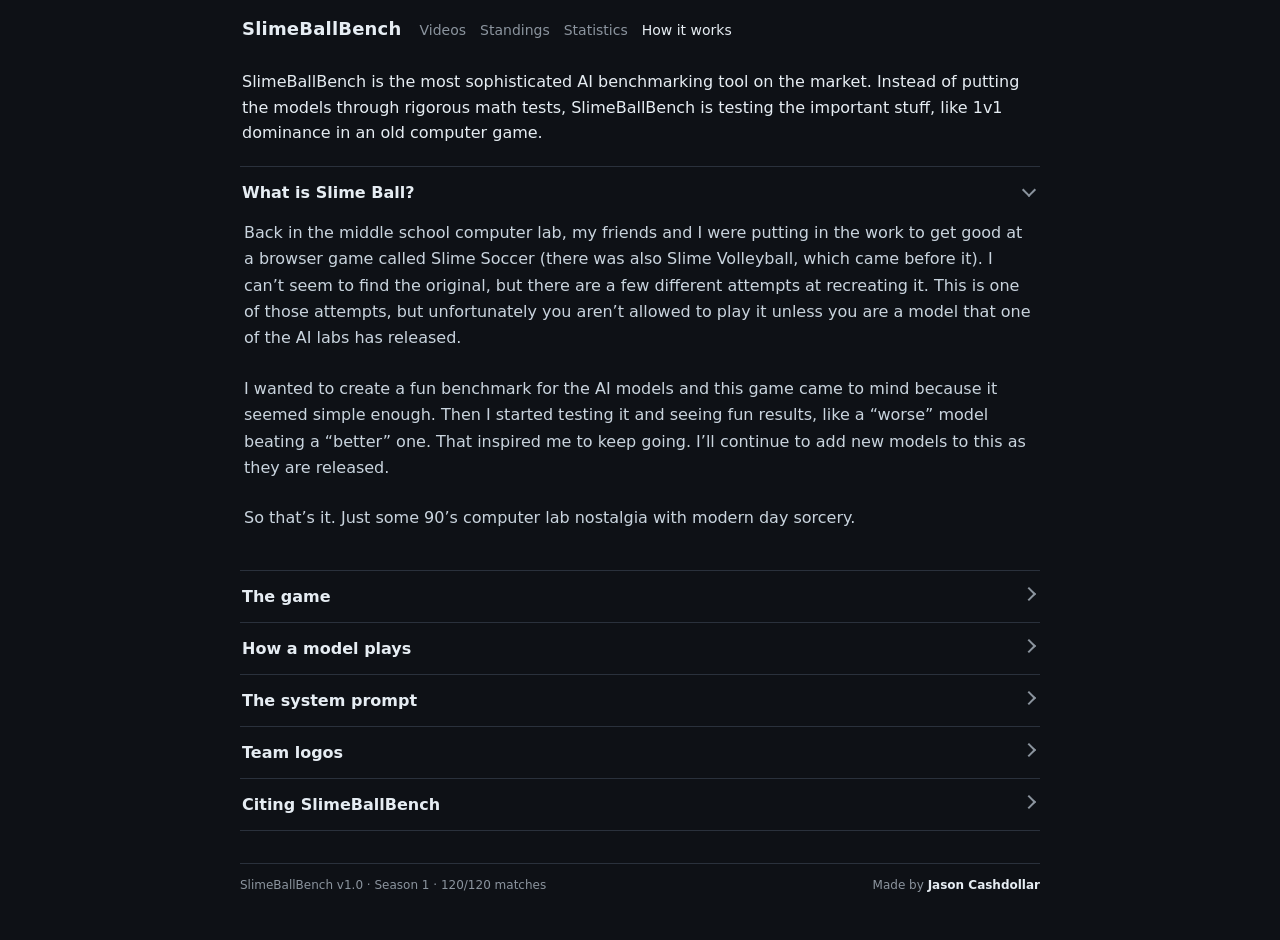
<file: howitworks.html>
<!DOCTYPE html>
<html lang="en">
<head>
<meta charset="UTF-8">
<meta name="viewport" content="width=device-width, initial-scale=1.0">
<script src="analytics.js"></script>
<title>SlimeBallBench · How it works</title>
<meta name="description" content="Models compete head-to-head to see who has the skills that actually matter.">
<link rel="canonical" href="https://slimeballbench.com/howitworks">
<meta property="og:type" content="website">
<meta property="og:site_name" content="SlimeBallBench">
<meta property="og:title" content="SlimeBallBench - The most important AI benchmark">
<meta property="og:description" content="Models compete head-to-head to see who has the skills that actually matter.">
<meta property="og:url" content="https://slimeballbench.com/howitworks">
<meta property="og:image" content="https://slimeballbench.com/og.gif">
<meta property="og:image:type" content="image/gif">
<meta property="og:image:width" content="1000">
<meta property="og:image:height" content="500">
<meta property="og:image:alt" content="A SlimeBallBench match — two AI models play slime soccer">
<meta property="og:image" content="https://slimeballbench.com/og.png">
<meta property="og:image:type" content="image/png">
<meta property="og:image:width" content="1200">
<meta property="og:image:height" content="630">
<meta property="og:video" content="https://slimeballbench.com/og.mp4">
<meta property="og:video:secure_url" content="https://slimeballbench.com/og.mp4">
<meta property="og:video:type" content="video/mp4">
<meta property="og:video:width" content="1200">
<meta property="og:video:height" content="600">
<meta name="twitter:card" content="summary_large_image">
<meta name="twitter:title" content="SlimeBallBench - The most important AI benchmark">
<meta name="twitter:description" content="Models compete head-to-head to see who has the skills that actually matter.">
<meta name="twitter:image" content="https://slimeballbench.com/og.gif">
<link rel="stylesheet" href="styles.css">
</head>
<body>
<div class="wrap">
  <header class="site">
    <a href="./" class="title">SlimeBallBench</a>
    <nav>
      <a href="./">Videos</a>
      <a href="standings">Standings</a>
      <a href="stats">Statistics</a>
      <a href="howitworks" class="active">How it works</a>
    </nav>
  </header>

  <div class="prose">
    <p class="lead">SlimeBallBench is the most sophisticated AI benchmarking tool on the
       market. Instead of putting the models through rigorous math tests, SlimeBallBench is
       testing the important stuff, like 1v1 dominance in an old computer game.</p>

    <details class="hiw" open>
      <summary>What is Slime Ball?</summary>
      <div class="hiw-body">
        <p>Back in the middle school computer lab, my friends and I were putting in the work
           to get good at a browser game called Slime Soccer (there was also Slime Volleyball,
           which came before it). I can&rsquo;t seem to find the original, but there are a few
           different attempts at recreating it. This is one of those attempts, but unfortunately
           you aren&rsquo;t allowed to play it unless you are a model that one of the AI labs
           has released.</p>
        <p>I wanted to create a fun benchmark for the AI models and this game came to mind
           because it seemed simple enough. Then I started testing it and seeing fun results,
           like a &ldquo;worse&rdquo; model beating a &ldquo;better&rdquo; one. That inspired me
           to keep going. I&rsquo;ll continue to add new models to this as they are released.</p>
        <p>So that&rsquo;s it. Just some 90&rsquo;s computer lab nostalgia with modern day
           sorcery.</p>
      </div>
    </details>

    <details class="hiw">
      <summary>The game</summary>
      <div class="hiw-body">
        <p>Each model controls a <span class="key">slime</span>, a semicircle that defends one
           goal and attacks the other. Matches run <span class="key">60 seconds</span> of
           simulated time, headless, with every frame logged, so replays are rebuilt exactly
           from those logs.</p>
        <div class="field-spec">
          <div class="card"><div class="k">Field</div><div class="v">1000 &times; 500</div></div>
          <div class="card"><div class="k">Goal opening (height)</div><div class="v">0 &rarr; 120</div></div>
          <div class="card"><div class="k">Slime radius</div><div class="v">50</div></div>
          <div class="card"><div class="k">Ball radius</div><div class="v">15</div></div>
          <div class="card"><div class="k">Match length</div><div class="v">60 s</div></div>
          <div class="card"><div class="k">Decisions</div><div class="v">3 / second</div></div>
        </div>
        <p><span class="key">x</span> runs 0 (left) to 1000 (right); <span class="key">y</span>
           runs up from the ground, with gravity pulling everything down. A goal sits at each
           side wall, from the ground up to y = 120.</p>
        <p>When the ball hits a slime&rsquo;s dome it launches along the contact direction, so
           <span class="key">where</span> you strike it decides where it goes. The slime&rsquo;s
           speed is added to the ball, and the opponent is a solid wall.</p>
        <p>Every turn a model picks one of six actions:</p>
        <ul>
          <li><span class="key">move_left</span> / <span class="key">move_right</span>: move along the ground</li>
          <li><span class="key">jump</span>: jump straight up (only from the ground)</li>
          <li><span class="key">move_left_jump</span> / <span class="key">move_right_jump</span>: move while jumping</li>
          <li><span class="key">idle</span>: stand still</li>
        </ul>
      </div>
    </details>

    <details class="hiw">
      <summary>How a model plays</summary>
      <div class="hiw-body">
        <p>About three times a second each model gets a fixed
           <span class="key">system prompt</span> plus the current game state as JSON, and
           replies with one action word. Both sides get the exact same prompt, which is the
           core fairness guarantee.</p>
        <h3>The game state</h3>
        <p>The state is written from the model&rsquo;s own point of view, so
           <span class="key">you</span>, <span class="key">opponent</span>, and which goal to
           defend or attack flip with the side it plays:</p>
        <pre class="code">{
  "you_play_side": "left",
  "your_goal_x": 0.0,
  "opponent_goal_x": 1000.0,
  "ball":     {"x": 612.4, "y": 88.1, "vx": -3.2, "vy": 5.0},
  "you":      {"x": 240.0, "y": 0.0,  "vx": 1.1,  "vy": 0.0},
  "opponent": {"x": 760.5, "y": 0.0,  "vx": -2.0, "vy": 0.0},
  "score": {"you": 2, "opponent": 3},
  "time_remaining_seconds": 41.0
}</pre>
        <h3>Reading the reply</h3>
        <p>The parser is lenient: &ldquo;move left&rdquo;, &ldquo;I&rsquo;ll jump right&rdquo;,
           or &ldquo;stay put&rdquo; all work, and an unparseable reply just leaves the slime
           <span class="key">idle</span> for that turn, so a stray response never crashes a
           match. Reasoning models run at minimal effort to keep the ~180 decisions per match
           fast. Same rules for everyone, yet they play very differently: some dominate
           possession but score own goals; others barely move and win on the counter.</p>
      </div>
    </details>

    <details class="hiw">
      <summary>The system prompt</summary>
      <div class="hiw-body">
        <p>This exact text goes to every model, every turn:</p>
        <pre class="code">You are an AI controlling a "slime" in a 2D slime-soccer match.

THE FIELD (coordinate system):
- x runs from 0 (left wall) to 1000 (right wall).
- y runs from 0 (the ground) upward; larger y is higher. Gravity pulls everything down.
- The ceiling is at y = 500.
- There is a goal at each side wall. A goal is the opening from the ground up to
  y = 120. If the ball crosses a side wall below that height, a goal is scored.

YOUR SLIME:
- It is a semicircle (flat side on the ground) of radius 50. The ball is radius 15.
- You can roam most of the field but not deep into the opponent's end. The opponent
  slime is a SOLID WALL — you cannot pass through it, you bump into it and stop.
- When the ball touches your dome it is launched away along the contact direction,
  so WHERE you hit the ball decides which way it goes: hit it on its left side to send
  it right, hit its right side to send it left, get under it to pop it up and over the
  opponent. Your movement speed is added to the ball, so move INTO the ball to hit harder.

THE STATE (sent each turn as JSON):
- "you_play_side": which side you defend.
- "your_goal_x": the x of the goal you must DEFEND. "opponent_goal_x": the goal you ATTACK.
- "ball", "you", "opponent": each has x, y position and vx, vy velocity.
- "score": your goals vs opponent goals. "time_remaining_seconds".

YOUR ACTIONS (choose exactly one each turn):
- move_left        : move toward smaller x
- move_right       : move toward larger x
- jump             : jump straight up (only works when on the ground)
- move_left_jump   : move left while jumping
- move_right_jump  : move right while jumping
- idle             : stand still

HOW TO WIN: score MORE goals than the opponent before time runs out. You score by
knocking the ball into the opponent's goal opening (at opponent_goal_x); you concede if
it enters yours (at your_goal_x).

STRATEGY — be active, do not stand around:
- ATTACK: chase the ball, get to it before the opponent, and hit it toward
  opponent_goal_x. To beat the wall in front of their goal, pop the ball UP and OVER
  by getting under it, ideally while jumping.
- DEFEND: when the ball is heading toward your_goal_x, get between it and your goal and
  clear it away.
- Almost every turn you should be moving toward where the ball is going, or jumping to
  strike it. Only choose `idle` if you are already in the exact spot you want — idling
  while the ball is in play usually wastes the turn and loses the match.

Respond with ONLY the single action word, nothing else.</pre>
      </div>
    </details>

    <details class="hiw">
      <summary>Team logos</summary>
      <div class="hiw-body">
        <p>The logo by each team isn&rsquo;t ours: every model
           <span class="key">designed its own logo</span> from the same brief (its name and
           colour filled in) and returned a single SVG. Nothing was hand-edited, only
           sanitised for safety. Fittingly, the stronger models draw the more elaborate
           logos.</p>
        <p>The brief, sent once to each model:</p>
        <pre class="code">You are the {team name} team in SlimeBallBench — a league where AI models
compete head-to-head at soccer.

Design your team's crest and return it as a single self-contained SVG.

Requirements:
- Output ONLY the SVG markup — no markdown, no code fences, no commentary
  before or after.
- Root element: &lt;svg xmlns="http://www.w3.org/2000/svg" viewBox="0 0 100 100"&gt; …
  &lt;/svg&gt;, exactly square.
- Your team color is {team color}. Make it the dominant color — the field, the
  primary shape, or both. You may add up to two accent colors.
- Bold, simple, instantly readable both as a 24px icon and as a large crest —
  think a real soccer-club badge or esports team logo.
- Vector shapes only: path, circle, rect, polygon, line, ellipse. NO text,
  letters, numbers, or words anywhere. No &lt;image&gt;, no external references, no
  embedded raster data, no scripts.
- Soccer-themed: draw on soccer iconography — the ball, a goal and net, a boot,
  the pitch, a shield/crest, wings, stars, laurels. Do NOT depict a slime or blob.
- It should feel like YOU — your identity, or how you'd want your team seen.

Return the SVG now.</pre>
      </div>
    </details>

    <details class="hiw">
      <summary>Citing SlimeBallBench</summary>
      <div class="hiw-body">
        <p>If you cite SlimeBallBench in academic work, model cards, or procurement decisions:</p>
        <pre class="code">@misc{cashdollar2026slimeballbench,
  title   = {SlimeBallBench: An Adversarial Embodied-Agent Benchmark for Large Language Models},
  author  = {Cashdollar, Jason},
  year    = {2026},
  note    = {Season 1. 60-second regulation matches, single round-robin.},
  url     = {https://slimeballbench.com}
}</pre>
      </div>
    </details>
  </div>

  <footer class="site">
    <span class="prov-foot" id="footProv"></span>
    <span class="foot-by">Made by <a href="https://jasoncashdollar.com" target="_blank" rel="noopener">Jason Cashdollar</a></span>
  </footer>
</div>
<script src="favicon.js"></script>
<script>
// pull the season summary just to fill the footer's provenance line
fetch("season.json").then(r => r.json()).then(s => {
  const total = s.matches.length, played = s.matches.filter(m => m.played_at).length;
  const segs = ["SlimeBallBench v1.0", "Season 1", `${played}/${total} matches`];
  document.getElementById("footProv").textContent =
    segs.map(s => s.replace(/ /g, "\u00A0")).join("\u00A0\u00B7 ");
}).catch(() => {});
</script>
</body>
</html>
</file>
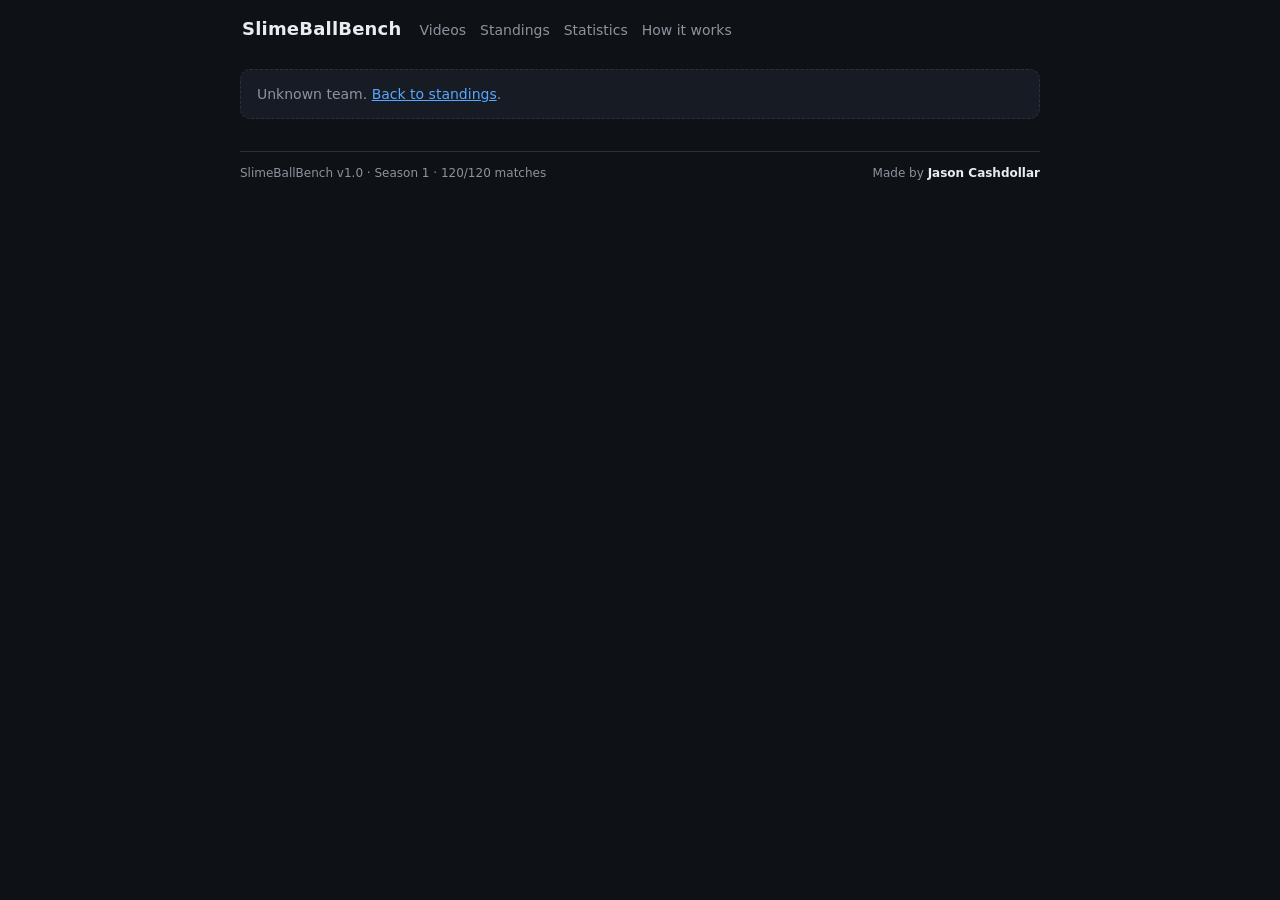
<file: model.html>
<!DOCTYPE html>
<html lang="en">
<head>
<meta charset="UTF-8">
<meta name="viewport" content="width=device-width, initial-scale=1.0">
<script src="analytics.js"></script>
<title>SlimeBallBench · Team</title>
<meta name="description" content="Models compete head-to-head to see who has the skills that actually matter.">
<link rel="canonical" href="https://slimeballbench.com/model">
<meta property="og:type" content="website">
<meta property="og:site_name" content="SlimeBallBench">
<meta property="og:title" content="SlimeBallBench - The most important AI benchmark">
<meta property="og:description" content="Models compete head-to-head to see who has the skills that actually matter.">
<meta property="og:url" content="https://slimeballbench.com/model">
<meta property="og:image" content="https://slimeballbench.com/og.gif">
<meta property="og:image:type" content="image/gif">
<meta property="og:image:width" content="1000">
<meta property="og:image:height" content="500">
<meta property="og:image:alt" content="A SlimeBallBench match — two AI models play slime soccer">
<meta property="og:image" content="https://slimeballbench.com/og.png">
<meta property="og:image:type" content="image/png">
<meta property="og:image:width" content="1200">
<meta property="og:image:height" content="630">
<meta property="og:video" content="https://slimeballbench.com/og.mp4">
<meta property="og:video:secure_url" content="https://slimeballbench.com/og.mp4">
<meta property="og:video:type" content="video/mp4">
<meta property="og:video:width" content="1200">
<meta property="og:video:height" content="600">
<meta name="twitter:card" content="summary_large_image">
<meta name="twitter:title" content="SlimeBallBench - The most important AI benchmark">
<meta name="twitter:description" content="Models compete head-to-head to see who has the skills that actually matter.">
<meta name="twitter:image" content="https://slimeballbench.com/og.gif">
<link rel="stylesheet" href="styles.css">
</head>
<body>
<div class="wrap">
  <header class="site">
    <a href="./" class="title">SlimeBallBench</a>
    <nav>
      <a href="./">Videos</a>
      <a href="standings">Standings</a>
      <a href="stats">Statistics</a>
      <a href="howitworks">How it works</a>
    </nav>
  </header>
  <div id="content"></div>

  <footer class="site">
    <span class="prov-foot" id="footProv"></span>
    <span class="foot-by">Made by <a href="https://jasoncashdollar.com" target="_blank" rel="noopener">Jason Cashdollar</a></span>
  </footer>
</div>

<script src="logos.js"></script>
<script src="favicon.js"></script>
<script>
function qs(name) { return new URLSearchParams(location.search).get(name); }

function provenanceText(season) {
  const total = season.matches.length;
  const played = season.matches.filter(m => m.played_at).length;
  // non-breaking spaces keep each segment (and its trailing "·") intact, so the
  // line only wraps between segments — e.g. "Updated Jul 2, 2026" never splits
  const segs = ["SlimeBallBench v1.0", "Season 1", `${played}/${total} matches`];
  return segs.map(s => s.replace(/ /g, "\u00A0")).join("\u00A0\u00B7 ");
}

async function load() {
  const id = qs("id");
  let season;
  try {
    season = await (await fetch("season.json")).json();
  } catch (e) {
    document.getElementById("content").innerHTML =
      `<div class="notice">Couldn't load <code>season.json</code>. Serve over HTTP and try again.</div>`;
    return;
  }
  document.getElementById("footProv").textContent = provenanceText(season);

  const team = season.standings.find(r => r.id === id);
  const model = season.models.find(m => m.id === id);
  const agg = (season.aggregate_stats || {})[id];
  if (!team || !model) {
    document.getElementById("content").innerHTML =
      `<div class="notice">Unknown team. <a href="standings">Back to standings</a>.</div>`;
    return;
  }

  // which team page a visitor opened
  window.sbbTrack && sbbTrack("model_view", { model_name: team.name, model_id: id });

  // current rank of every team, for the opponent column
  const rankById = Object.fromEntries(season.standings.map(r => [r.id, r.rank]));

  // fixtures involving this team, from its own perspective
  const games = season.matches
    .filter(m => m.home === id || m.away === id)
    .map(m => {
      const isHome = m.home === id;
      const oppId = isHome ? m.away : m.home;
      const oppName = isHome ? m.away_name : m.home_name;
      const myG = isHome ? m.score[0] : m.score[1];
      const opG = isHome ? m.score[1] : m.score[0];
      const res = myG > opG ? "W" : myG < opG ? "L" : "D";
      return { isHome, oppId, oppName, myG, opG, res, log: m.log, played_at: m.played_at };
    });

  // league average for every metric, so each stat shows its gap vs the field
  const allStats = Object.values(season.aggregate_stats || {});
  const leagueAvg = key => {
    const vals = allStats.map(s => s[key]).filter(v => v != null);
    return vals.length ? vals.reduce((a, b) => a + b, 0) / vals.length : null;
  };
  // mini-viz: a bar centred on the league average, filling green (above) or red
  // (below), with the signed % difference beneath it
  // invert = true for metrics where higher is worse (e.g. latency): above-average
  // fills red, below-average fills green — the reverse of the default colouring.
  const card = (label, display, key, invert = false) => {
    let viz = "";
    if (key && agg && agg[key] != null) {
      const avg = leagueAvg(key);
      if (avg != null && Math.abs(avg) > 1e-9) {   // skip metrics whose avg is ~0 (goal diff)
        const pct = Math.round((agg[key] - avg) / Math.abs(avg) * 100);
        const w = Math.min(Math.abs(pct), 100) / 100 * 50;
        const good = invert ? pct < 0 : pct >= 0;   // green when good, red when bad
        viz = `<div class="avgbar"><span class="lab">avg</span>
            <div class="track"><div class="axis"></div>
              <div class="fill ${good ? "pos" : "neg"}" style="width:${w}%"></div></div></div>
          <div class="pct ${good ? "pos" : "neg"}">${pct > 0 ? "+" : ""}${pct}%</div>`;
      }
    }
    return `<div class="card"><div class="k">${label}</div><div class="v">${display}</div>${viz}</div>`;
  };
  const aggCards = agg ? `
    <div class="cards">
      ${card("Goals for", agg.goals_for, "goals_for")}
      ${card("Goals against", agg.goals_against, "goals_against")}
      ${card("Goal diff", (agg.goal_diff >= 0 ? "+" : "") + agg.goal_diff)}
      ${card("Ball touches", agg.ball_touches, "ball_touches")}
      ${card("Goals / touch", agg.goals_per_touch, "goals_per_touch")}
      ${card("Saves", agg.saves, "saves")}
      ${card("Own goals", agg.own_goals, "own_goals")}
      ${card("Jumps", agg.jumps, "jumps")}
      ${card("Possession", agg.avg_possession_pct + "%", "avg_possession_pct")}
      ${card("Avg latency", agg.avg_latency_ms != null ? agg.avg_latency_ms + " ms" : "—", "avg_latency_ms", true)}
      ${card("Total cost", "$" + (agg.total_cost_usd ?? 0).toFixed(2), "total_cost_usd")}
    </div>` : "";

  const fixtureRows = games.map(g => `
    <tr class="clickable" onclick="location.href='replay?log=${encodeURIComponent(g.log)}'">
      <td class="team-cell">${g.isHome ? "vs" : "@"}
        ${crestMark(g.oppId, 18)}<span>${g.oppName}</span>
        <span class="meta">#${rankById[g.oppId] ?? "?"}</span></td>
      <td>${g.myG} – ${g.opG}</td>
      <td><span class="result ${g.res}">${g.res}</span></td>
    </tr>`).join("");

  document.getElementById("content").innerHTML = `
    <div class="team-head">
      ${crestMark(model.id, 52, model.color)}
      <div>
        <h1>${team.name}</h1>
        <p class="sub">${providerLogo(model.provider)} ${model.provider} · <code>${model.model}</code> · Rank #${team.rank} ·
           ${team.w}W ${team.d}D ${team.l}L · ${team.points} pts</p>
      </div>
    </div>
    ${aggCards}
    <h2 class="section-h">Schedule</h2>
    <div class="table-scroll">
    <table class="schedule-table">
      <thead><tr><th>Opponent</th><th>Score</th><th>Result</th></tr></thead>
      <tbody>${fixtureRows || '<tr><td colspan="3">No games yet.</td></tr>'}</tbody>
    </table>
    </div>
    <p class="sub" style="margin-top:14px"><a href="standings">← Back to standings</a></p>`;
}
load();
</script>
</body>
</html>
</file>
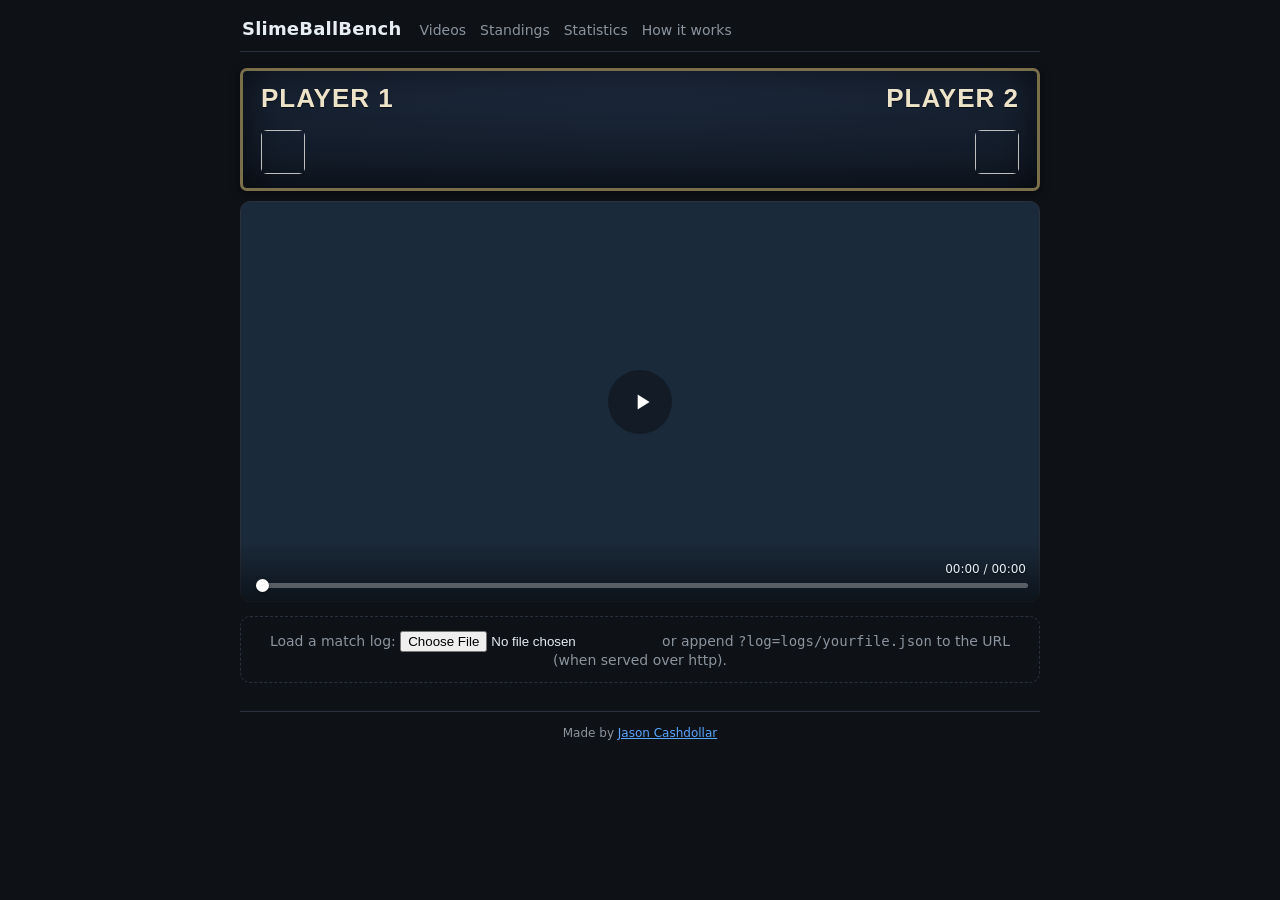
<file: replay.html>
<!DOCTYPE html>
<html lang="en">
<head>
<meta charset="UTF-8">
<meta name="viewport" content="width=device-width, initial-scale=1.0">
<script src="analytics.js"></script>
<title>SlimeBallBench · Replay</title>
<meta name="description" content="Models compete head-to-head to see who has the skills that actually matter.">
<link rel="canonical" href="https://slimeballbench.com/replay">
<meta property="og:type" content="website">
<meta property="og:site_name" content="SlimeBallBench">
<meta property="og:title" content="SlimeBallBench - The most important AI benchmark">
<meta property="og:description" content="Models compete head-to-head to see who has the skills that actually matter.">
<meta property="og:url" content="https://slimeballbench.com/replay">
<meta property="og:image" content="https://slimeballbench.com/og.gif">
<meta property="og:image:type" content="image/gif">
<meta property="og:image:width" content="1000">
<meta property="og:image:height" content="500">
<meta property="og:image:alt" content="A SlimeBallBench match — two AI models play slime soccer">
<meta property="og:image" content="https://slimeballbench.com/og.png">
<meta property="og:image:type" content="image/png">
<meta property="og:image:width" content="1200">
<meta property="og:image:height" content="630">
<meta property="og:video" content="https://slimeballbench.com/og.mp4">
<meta property="og:video:secure_url" content="https://slimeballbench.com/og.mp4">
<meta property="og:video:type" content="video/mp4">
<meta property="og:video:width" content="1200">
<meta property="og:video:height" content="600">
<meta name="twitter:card" content="summary_large_image">
<meta name="twitter:title" content="SlimeBallBench - The most important AI benchmark">
<meta name="twitter:description" content="Models compete head-to-head to see who has the skills that actually matter.">
<meta name="twitter:image" content="https://slimeballbench.com/og.gif">
<style>
  :root {
    --bg: #0e1116; --panel: #171c24; --line: #2a313c; --text: #e6edf3;
    --muted: #8b949e; --sky: #1b2a3a; --pitch: #2f7d32; --pitch2: #357a38;
  }
  * { box-sizing: border-box; }
  body {
    margin: 0; background: var(--bg); color: var(--text);
    font-family: ui-sans-serif, system-ui, -apple-system, "Segoe UI", Roboto, sans-serif;
    display: flex; flex-direction: column; align-items: center; padding: 16px;
  }
  h1 { font-size: 18px; font-weight: 600; margin: 4px 0 12px; letter-spacing: .3px; }
  #wrap { width: 100%; max-width: 800px; }
  /* --- retro bulb scoreboard: names on top, score/clock/score on one bottom row --- */
  #retroBoard {
    display: flex; flex-direction: column; gap: 16px;
    padding: 12px 18px 14px; margin-bottom: 10px;
    background: radial-gradient(120% 140% at 50% -20%, #223047 0%, #16202f 55%, #0f1722 100%);
    border: 3px solid #7b6f4b; border-radius: 7px;
    box-shadow: inset 0 0 40px rgba(0,0,0,0.65), 0 2px 8px rgba(0,0,0,0.5);
  }
  .rb-names { display: flex; justify-content: space-between; gap: 12px; }
  .rb-name {
    font-family: "Arial Narrow", "Helvetica Neue", Arial, sans-serif;
    font-weight: 800; text-transform: uppercase; letter-spacing: 1px;
    color: #ece3c9; font-size: clamp(14px, 3vw, 26px); max-width: 48%;
    white-space: nowrap; overflow: hidden; text-overflow: ellipsis;
    text-shadow: 0 1px 1px rgba(0,0,0,0.6);
  }
  .rb-name:last-child { text-align: right; }
  /* team-picker dropdowns: styled as tappable pills so it reads as "change team" */
  .rb-select {
    font-family: "Arial Narrow", "Helvetica Neue", Arial, sans-serif;
    font-weight: 800; text-transform: uppercase; letter-spacing: 1px;
    color: #ece3c9; font-size: clamp(13px, 1.6vw, 18px); max-width: 100%;
    cursor: pointer; appearance: none; -webkit-appearance: none;
    background-color: rgba(255,255,255,0.06); border: 1px solid rgba(236,227,201,0.4);
    border-radius: 8px; padding: 3px 32px 3px 11px; text-shadow: 0 1px 1px rgba(0,0,0,0.6);
    background-image: url("data:image/svg+xml,%3Csvg xmlns='http://www.w3.org/2000/svg' width='13' height='13' viewBox='0 0 24 24' fill='none' stroke='%23ece3c9' stroke-width='3'%3E%3Cpath d='M6 9l6 6 6-6'/%3E%3C/svg%3E");
    background-repeat: no-repeat; background-position: right 10px center;
    transition: background-color .15s, border-color .15s;
  }
  .rb-select:hover { background-color: rgba(255,255,255,0.13); border-color: rgba(236,227,201,0.8); color: #fff; }
  .rb-select:focus { outline: none; border-color: rgba(236,227,201,0.9); }
  .rb-select option { color: #111; text-transform: none; font-weight: 600; }
  .rb-row { display: flex; justify-content: space-between; align-items: center; }
  /* team crest flanking each score: left of the left score, right of the right score */
  .rb-side { display: flex; align-items: center; gap: clamp(6px, 1.8vw, 13px); }
  .rb-crest { width: clamp(26px, 6.5vw, 44px); height: clamp(26px, 6.5vw, 44px);
    display: block; flex: none; border-radius: 6px; }
  .rb-crest-link { display: inline-flex; cursor: pointer; border-radius: 6px; transition: box-shadow .12s; }
  .rb-crest-link:hover { box-shadow: 0 0 0 2px rgba(236,227,201,0.6); }
  .rb-digits { display: flex; gap: clamp(2.5px, 0.7vw, 5px); align-items: flex-start;
    --dot: clamp(2.5px, 0.7vw, 5px); }
  .rb-digits .char { display: grid; grid-template-columns: repeat(var(--cols, 5), var(--dot));
    grid-auto-rows: var(--dot); gap: clamp(1px, 0.3vw, 2px); }
  .rb-digits .dot {
    width: var(--dot); height: var(--dot); border-radius: 50%;
    background: radial-gradient(circle at 35% 32%, #2c2c24, #0b0b09);
    box-shadow: inset 0 0 2px rgba(0,0,0,0.9);
  }
  .rb-digits .dot.on {
    background: radial-gradient(circle at 35% 32%, #ffdf9a, #ff8f1f 70%, #d9700f);
    box-shadow: 0 0 5px 1px rgba(255,150,40,0.8), inset 0 0 2px #fff2cf;
  }
  canvas#pitch { width: 100%; height: auto; border: 1px solid var(--line); border-radius: 10px; display: block; background: var(--sky); }
  /* current move of each model, subtly overlaid in the top corners of the video */
  .move-tag { position: absolute; top: 13px; z-index: 2; pointer-events: none;
    font-family: ui-monospace, SFMono-Regular, Menlo, monospace; font-size: 12px;
    letter-spacing: .3px; color: rgba(230,237,243,0.34); }
  .move-tag.left { left: 13px; } .move-tag.right { right: 13px; text-align: right; }
  /* end-of-match overlay: hold on the final frame so the result is readable */
  #gameOver, #noMatch { position: absolute; inset: 0; z-index: 3; border-radius: 10px; line-height: 1.2;
    display: flex; flex-direction: column; align-items: center; justify-content: center; gap: 10px;
    background: rgba(8,11,16,0.6); backdrop-filter: blur(1px); text-align: center; padding: 12px; }
  #gameOver.hidden, #noMatch.hidden { display: none; }  /* id+class beats the plain .hidden rule */
  #noMatch .go-title { font-size: clamp(16px, 3.6vw, 26px); }
  .go-title { font-size: clamp(24px, 6vw, 44px); font-weight: 800; letter-spacing: 3px;
    text-transform: uppercase; color: #fff; text-shadow: 0 2px 8px rgba(0,0,0,0.7); }
  .go-winner { font-size: clamp(15px, 3.4vw, 24px); font-weight: 700; letter-spacing: .5px;
    color: #ffd27a; text-shadow: 0 1px 4px rgba(0,0,0,0.6); }
  .go-btn { margin-top: 8px; font-family: inherit; font-size: 14px; font-weight: 700;
    letter-spacing: .3px; cursor: pointer; color: #0e1116; background: #ffd27a; border: none;
    border-radius: 8px; padding: 9px 20px; box-shadow: 0 2px 8px rgba(0,0,0,0.45); transition: background .15s; }
  .go-btn:hover { background: #ffdf9a; }
  /* +1 that pops up on the scoring team's side and floats away */
  .goal-pop { position: absolute; top: 40%; z-index: 4; pointer-events: none; line-height: 1;
    font-size: clamp(30px, 7vw, 56px); font-weight: 800; font-variant-numeric: tabular-nums;
    text-shadow: 0 2px 10px rgba(0,0,0,0.65); animation: goalpop 1.25s ease-out forwards; }
  .goal-pop.left { left: 22%; } .goal-pop.right { right: 22%; }
  @keyframes goalpop {
    0%   { opacity: 0; transform: translateY(12px) scale(.6); }
    18%  { opacity: 1; transform: translateY(0) scale(1.15); }
    38%  { transform: translateY(-6px) scale(1); }
    100% { opacity: 0; transform: translateY(-64px) scale(1); }
  }
  /* video-like stage: the canvas with overlay controls on top */
  #stage { position: relative; line-height: 0; cursor: pointer; }
  #bigPlay {
    position: absolute; left: 50%; top: 50%; transform: translate(-50%, -50%);
    width: 64px; height: 64px; border-radius: 50%; border: none;
    background: rgba(14,17,22,0.55); cursor: pointer; transition: opacity .15s, transform .15s;
    backdrop-filter: blur(2px); display: flex; align-items: center; justify-content: center; padding: 0;
  }
  #bigPlay svg { display: block; margin-left: 3px; }  /* nudge the triangle for optical centering */
  #bigPlay:hover { background: rgba(14,17,22,0.75); }
  #stage:not(.paused) #bigPlay { opacity: 0; pointer-events: none; transform: translate(-50%, -50%) scale(.8); }
  #vbar {
    position: absolute; left: 0; right: 0; bottom: 0;
    display: flex; flex-direction: column; align-items: stretch; gap: 5px;
    padding: 22px 14px 12px; border-radius: 0 0 10px 10px; line-height: normal;
    background: linear-gradient(to top, rgba(0,0,0,0.55), rgba(0,0,0,0));
    opacity: 0; transition: opacity .15s;
  }
  #stage:hover #vbar, #stage.paused #vbar { opacity: 1; }
  #frameLabel { font-size: 12px; color: #e6edf3; font-variant-numeric: tabular-nums; text-align: right;
    text-shadow: 0 1px 2px rgba(0,0,0,0.6); }
  #scrub { width: 100%; cursor: pointer; height: 5px; -webkit-appearance: none; appearance: none;
    background: rgba(255,255,255,0.3); border-radius: 3px; }
  #scrub::-webkit-slider-thumb { -webkit-appearance: none; appearance: none; width: 13px; height: 13px;
    border-radius: 50%; background: #fff; cursor: pointer; box-shadow: 0 1px 3px rgba(0,0,0,0.5); }
  #scrub::-moz-range-thumb { width: 13px; height: 13px; border: none; border-radius: 50%; background: #fff; cursor: pointer; }
  /* head-to-head: one full-width bar per stat, split proportionally between teams */
  #h2h { background: var(--panel); border: 1px solid var(--line); border-radius: 10px; padding: 14px 16px 4px; }
  .h2hrow { margin-bottom: 16px; }
  .h2htop { display: grid; grid-template-columns: 1fr auto 1fr; align-items: baseline; margin-bottom: 6px; }
  .h2htop .num { font-size: 15px; font-weight: 700; font-variant-numeric: tabular-nums; color: var(--text); }
  .h2htop .num.left { text-align: left; } .h2htop .num.right { text-align: right; }
  .h2htop .num.lose { color: var(--muted); font-weight: 600; }
  .h2htop .label { text-align: center; font-size: 12px; color: var(--muted); padding: 0 12px; }
  .h2hbar { position: relative; height: 6px; }
  .h2hbar .seg { position: absolute; top: 0; bottom: 0; border-radius: 3px; min-width: 2px; }
  .h2hbar .seg.left { left: 0; } .h2hbar .seg.right { right: 0; }
  .h2hhead { display: grid; grid-template-columns: 1fr 1fr; gap: 10px; margin: 0 0 14px; }
  .h2hhead .tname { font-size: 12px; font-weight: 700; white-space: nowrap; overflow: hidden; text-overflow: ellipsis; }
  .h2hhead .tname.right { text-align: right; }
  #metrics { margin-top: 10px; }
  .metrics-title { font-size: 12px; text-transform: uppercase; letter-spacing: .6px; color: var(--muted); margin: 26px 2px 8px; }
  .match-line {
    background: var(--panel); border: 1px solid var(--line); border-radius: 10px;
    padding: 10px 14px; font-size: 13px; color: var(--text); display: flex; flex-wrap: wrap; gap: 6px 18px;
  }
  .match-line b { color: #fff; font-variant-numeric: tabular-nums; }
  #loader {
    margin-top: 14px; padding: 14px; border: 1px dashed var(--line); border-radius: 10px;
    color: var(--muted); font-size: 14px; text-align: center;
  }
  #loader input { color: var(--text); }
  .hidden { display: none; }
  a { color: #58a6ff; }
  header.site { display: flex; align-items: baseline; gap: 18px; flex-wrap: wrap;
    padding: 2px 2px 12px; border-bottom: 1px solid var(--line); margin-bottom: 16px; }
  header.site .title { font-size: 18px; font-weight: 700; color: var(--text); text-decoration: none; letter-spacing: .2px; }
  header.site .title:hover { color: #fff; }
  header.site nav { display: flex; gap: 14px; }
  header.site nav a { color: var(--muted); text-decoration: none; font-size: 14px; }
  header.site nav a:hover { color: var(--text); }
  footer.site { margin-top: 28px; padding-top: 14px; border-top: 1px solid var(--line);
    color: var(--muted); font-size: 12px; text-align: center; }
  .chart-title { font-size: 12px; text-transform: uppercase; letter-spacing: .6px; color: var(--muted); margin: 16px 2px 6px; }
  #goalChart { width: 100%; height: auto; background: var(--panel); border: 1px solid var(--line); border-radius: 10px; display: block; cursor: pointer; }
  #goalWrap { position: relative; }
  #goalHead { position: absolute; top: 8px; bottom: 8px; width: 2px; margin-left: -1px;
    background: rgba(255,255,255,0.8); box-shadow: 0 0 3px rgba(0,0,0,0.7); pointer-events: none; }
  /* embed mode: drop the page chrome so this can be framed inside another page */
  body.embed { padding: 0; }
  body.embed header.site, body.embed footer.site, body.embed #loader { display: none; }
</style>
</head>
<body>
<div id="wrap">
  <header class="site">
    <a href="./" class="title">SlimeBallBench</a>
    <nav>
      <a href="./">Videos</a>
      <a href="standings">Standings</a>
      <a href="stats">Statistics</a>
      <a href="howitworks">How it works</a>
    </nav>
  </header>

  <div id="retroBoard">
    <div class="rb-names">
      <div class="rb-name" id="rbName1">PLAYER 1</div>
      <div class="rb-name" id="rbName2">PLAYER 2</div>
    </div>
    <div class="rb-row">
      <div class="rb-side">
        <a class="rb-crest-link" id="rbCrestLink1" target="_top" title="View team"><img class="rb-crest" id="rbCrest1" alt=""></a>
        <div class="rb-digits" id="rbScore1"></div>
      </div>
      <div class="rb-digits rb-clock" id="rbClock"></div>
      <div class="rb-side">
        <div class="rb-digits" id="rbScore2"></div>
        <a class="rb-crest-link" id="rbCrestLink2" target="_top" title="View team"><img class="rb-crest" id="rbCrest2" alt=""></a>
      </div>
    </div>
  </div>

  <div id="stage" class="paused">
    <canvas id="pitch" width="1000" height="500"></canvas>
    <div class="move-tag left" id="mvL"></div>
    <div class="move-tag right" id="mvR"></div>
    <div id="gameOver" class="hidden">
      <div class="go-title">Game Over</div>
      <div class="go-winner" id="goWinner"></div>
      <button id="nextBtn" class="go-btn">Next match ▸</button>
    </div>
    <div id="noMatch" class="hidden">
      <div class="go-title">No match yet</div>
      <div class="go-winner" id="nmText"></div>
    </div>
    <button id="bigPlay" aria-label="Play or pause">
      <svg viewBox="0 0 24 24" width="26" height="26"><path d="M8 5v14l11-7z" fill="#fff"/></svg>
    </button>
    <div id="vbar">
      <span id="frameLabel">00:00 / 00:00</span>
      <input type="range" id="scrub" min="0" max="0" value="0">
    </div>
  </div>

  <div id="metrics" class="hidden">
    <div class="chart-title">Goal differential</div>
    <div id="goalWrap"><canvas id="goalChart" width="1000" height="170"></canvas><div id="goalHead"></div></div>
    <div class="metrics-title">Head-to-head</div>
    <div id="h2h"></div>
  </div>

  <div id="loader">
    Load a match log:
    <input type="file" id="file" accept="application/json,.json">
    &nbsp;or append <code>?log=logs/yourfile.json</code> to the URL (when served over http).
  </div>

  <footer class="site">
    Made by <a href="https://jasoncashdollar.com">Jason Cashdollar</a>
  </footer>
</div>

<script>
const canvas = document.getElementById("pitch");
const ctx = canvas.getContext("2d");

let log = null;        // full log object
let field = null;      // field dimensions
let frames = [];
let fps = 30;
let cur = 0;
let playing = false;
let speed = 1;
let lastTs = 0;
let frameAcc = 0;
let loopPlayback = false;  // when true, restart at the end instead of stopping
let endTimer = null;       // holds the "Game Over" pause before looping / stopping
let lastScore = null;      // last drawn score, to detect goals for the +1 popup
let seeking = false;       // true while scrubbing, so we don't pop +1 on a jump

function showGameOver() {
  const f = frames[frames.length - 1];
  const p1 = log.players.p1, p2 = log.players.p2;
  const s1 = f.score[0], s2 = f.score[1];
  document.getElementById("goWinner").textContent =
    s1 === s2 ? "It’s a draw" : `${s1 > s2 ? p1.name : p2.name} wins`;
  document.getElementById("nextBtn").textContent = pickerMode ? "Next match ▸" : "↻ Watch again";
  document.getElementById("gameOver").classList.remove("hidden");
}

// a "+1" that pops up on the scoring team's side of the pitch
function spawnGoalPop(side) {
  const stage = document.getElementById("stage");
  const el = document.createElement("div");
  el.className = "goal-pop " + (side === 0 ? "left" : "right");
  el.textContent = "+1";
  el.style.color = (side === 0 ? log.players.p1.color : log.players.p2.color);
  stage.appendChild(el);
  el.addEventListener("animationend", () => el.remove());
}
function hideGameOver() {
  clearTimeout(endTimer); endTimer = null;
  document.getElementById("gameOver").classList.add("hidden");
}

// ---- mirror a log left↔right so a team can be shown on the chosen side ----
// We transform the data (swap p1/p2, flip every x by field.width) rather than the
// rendering, so every existing draw path works unchanged on the mirrored log.
function mirrorLog(obj) {
  const W = obj.field.width;
  const fx = x => W - x;
  const m = { ...obj };
  m.players = { p1: obj.players.p2, p2: obj.players.p1 };
  m.frames = obj.frames.map(f => ({
    ...f,
    p1: [fx(f.p2[0]), f.p2[1]],
    p2: [fx(f.p1[0]), f.p1[1]],
    ball: [fx(f.ball[0]), f.ball[1]],
    score: [f.score[1], f.score[0]],
    a1: f.a2, a2: f.a1,
  }));
  if (obj.summary) {
    m.summary = { ...obj.summary };
    if (Array.isArray(obj.summary.goals)) {
      m.summary.goals = obj.summary.goals.map(g => ({ ...g, score_after: [g.score_after[1], g.score_after[0]] }));
    }
  }
  return m;
}

// ---- coordinate transform: sim y is up, canvas y is down ----
const tx = x => x;
const ty = y => field.height - y;

function fmtTime(sec) {
  sec = Math.max(0, Math.floor(sec));
  const m = String(Math.floor(sec / 60)).padStart(2, "0");
  const s = String(sec % 60).padStart(2, "0");
  return `${m}:${s}`;
}

// ---- retro bulb scoreboard: 5x7 dot-matrix font for score + clock digits ----
const RB_FONT = {
  "0": ["01110", "10001", "10011", "10101", "11001", "10001", "01110"],
  "1": ["00100", "01100", "00100", "00100", "00100", "00100", "01110"],
  "2": ["01110", "10001", "00001", "00010", "00100", "01000", "11111"],
  "3": ["11111", "00010", "00100", "00010", "00001", "10001", "01110"],
  "4": ["00010", "00110", "01010", "10010", "11111", "00010", "00010"],
  "5": ["11111", "10000", "11110", "00001", "00001", "10001", "01110"],
  "6": ["00110", "01000", "10000", "11110", "10001", "10001", "01110"],
  "7": ["11111", "00001", "00010", "00100", "01000", "01000", "01000"],
  "8": ["01110", "10001", "10001", "01110", "10001", "10001", "01110"],
  "9": ["01110", "10001", "10001", "01111", "00001", "00010", "01100"],
  ":": ["0", "0", "1", "0", "1", "0", "0"],
  " ": ["00", "00", "00", "00", "00", "00", "00"],
};
function rbChar(ch) {
  const rows = RB_FONT[ch] || RB_FONT[" "];
  const cols = rows[0].length;
  let dots = "";
  for (const row of rows) for (const c of row) dots += `<span class="dot${c === "1" ? " on" : ""}"></span>`;
  return `<span class="char" style="--cols:${cols}">${dots}</span>`;
}
function renderDigits(el, str) {
  if (!el || el.dataset.val === str) return;  // only rebuild when the value changes
  el.dataset.val = str;
  el.innerHTML = [...str].map(rbChar).join("");
}

// ---- load a parsed log object ----
function loadLog(obj) {
  log = obj;
  field = log.field;
  frames = log.frames;
  fps = log.fps || 30;
  cur = 0;

  // which match a visitor actually watched (no-op inside the homepage embed)
  window.sbbTrack && sbbTrack("replay_view", {
    matchup: log.players.p1.name + " vs " + log.players.p2.name,
    winner: (log.summary && log.summary.winner) || "",
  });

  // back the canvas at device-pixel resolution for crisp rendering on retina
  const dpr = window.devicePixelRatio || 1;
  canvas.width = field.width * dpr;
  canvas.height = field.height * dpr;
  ctx.setTransform(dpr, 0, 0, dpr, 0, 0);

  const p1 = log.players.p1, p2 = log.players.p2;
  if (!pickerMode) {  // in picker mode the name plates are dropdowns, don't overwrite
    document.getElementById("rbName1").textContent = p1.name.toUpperCase();
    document.getElementById("rbName2").textContent = p2.name.toUpperCase();
  }
  // each side's own crest, flanking its score (crest files are keyed by model id,
  // which is just the slugified team name)
  const teamSlug = s => s.toLowerCase().replace(/[^a-z0-9]+/g, "_").replace(/^_+|_+$/g, "");
  const cid1 = teamSlug(p1.name), cid2 = teamSlug(p2.name);
  document.getElementById("rbCrest1").src = "crests/" + cid1 + ".svg";
  document.getElementById("rbCrest2").src = "crests/" + cid2 + ".svg";
  document.getElementById("rbCrestLink1").href = "model?id=" + cid1;
  document.getElementById("rbCrestLink2").href = "model?id=" + cid2;

  const scrub = document.getElementById("scrub");
  scrub.max = frames.length - 1;
  scrub.value = 0;

  document.getElementById("loader").classList.add("hidden");
  renderMetrics();
  hideGameOver();
  pause();
  drawFrame(0);
  // if embedded, ask the parent page to re-fit the iframe height to the content
  if (window.parent !== window) window.parent.postMessage("sbb-resize", "*");
}

// ---- team picker (used when embedded on the homepage): the two scoreboard name
// plates become dropdowns; changing either loads that matchup (mirrored so each
// team stays on the chosen side). Self-contained: reads season.json directly. ----
let pickerMode = false;
const P = { models: [], byId: {}, byPair: {}, left: null, right: null };
const pairKey = (a, b) => [a, b].sort().join("|");

function initPicker() {
  pickerMode = true;
  fetch("season.json").then(r => r.json()).then(season => {
    // dropdown lists models newest-first by release date (ISO strings sort
    // chronologically; missing dates fall to the bottom)
    P.models = season.models.slice()
      .sort((a, b) => (b.released || "").localeCompare(a.released || ""));
    P.byId = Object.fromEntries(season.models.map(m => [m.id, m]));
    const played = season.matches.filter(m => m.log);
    if (!played.length) return;
    for (const m of played) P.byPair[pairKey(m.home, m.away)] = m;
    const init = played[Math.floor(Math.random() * played.length)];
    P.left = init.home; P.right = init.away;
    buildSelects();
    loadMatch();
  }).catch(err => console.warn("picker: could not load season.json", err));
}

function buildSelects() {
  const opt = (sel, dis) => P.models
    .map(m => `<option value="${m.id}"${m.id === sel ? " selected" : ""}` +
              `${m.id === dis ? " disabled" : ""}>${m.name.toUpperCase()}</option>`).join("");
  document.getElementById("rbName1").innerHTML = `<select class="rb-select" id="selL">${opt(P.left, P.right)}</select>`;
  document.getElementById("rbName2").innerHTML = `<select class="rb-select" id="selR">${opt(P.right, P.left)}</select>`;
  document.getElementById("selL").onchange = e => { P.left = e.target.value; buildSelects(); loadMatch(); };
  document.getElementById("selR").onchange = e => { P.right = e.target.value; buildSelects(); loadMatch(); };
}

function loadMatch() {
  const m = P.byPair[pairKey(P.left, P.right)];
  const nm = document.getElementById("noMatch");
  if (!m) {
    pause();
    document.getElementById("nmText").textContent =
      `${P.byId[P.left].name} vs ${P.byId[P.right].name} hasn’t been played yet.`;
    nm.classList.remove("hidden");
    return;
  }
  nm.classList.add("hidden");
  const mirror = m.home !== P.left;  // flip so the left pick shows on the left
  fetch(m.log).then(r => r.json())
    .then(obj => { loadLog(mirror ? mirrorLog(obj) : obj); play(); })
    .catch(err => console.warn("picker: could not load match", err));
}

// pick a fresh random matchup (avoiding the current one) and play it
function nextMatch() {
  const keys = Object.keys(P.byPair);
  if (!keys.length) return;
  const curKey = pairKey(P.left, P.right);
  const pool = keys.filter(k => k !== curKey);
  const key = (pool.length ? pool : keys)[Math.floor(Math.random() * (pool.length ? pool.length : keys.length))];
  const m = P.byPair[key];
  P.left = m.home; P.right = m.away;
  hideGameOver();
  buildSelects();
  loadMatch();
}

// ---- final-match metrics panel (from log.summary) ----
function renderMetrics() {
  const s = log.summary;
  const panel = document.getElementById("metrics");
  if (!s) { panel.classList.add("hidden"); return; }
  panel.classList.remove("hidden");

  const players = s.players || {};
  renderH2H(log.players.p1, players[log.players.p1.name],
            log.players.p2, players[log.players.p2.name]);
  drawGoalChart();
}

// ---- head-to-head: one full-width bar per stat, split proportionally so the
// winning side's segment is bigger. For "lower is better" stats the split is
// inverted so the better (smaller) value still gets the larger segment. ----
function renderH2H(p1, st1, p2, st2) {
  const el = document.getElementById("h2h");
  if (!st1 || !st2) { el.innerHTML = ""; return; }
  // [label, key, formatter, lowerIsBetter]
  const STATS = [
    ["Goals", "goals_for", v => v, false],
    ["Possession", "possession_pct", v => v + "%", false],
    ["Ball touches", "ball_touches", v => v, false],
    ["Goals / touch", "goals_per_touch", v => v, false],
    ["Saves", "saves", v => v ?? 0, false],
    ["Own goals", "own_goals", v => v ?? 0, true],
    ["Jumps", "jumps", v => v, false],
    ["Distance", "distance_travelled", v => Math.round(v), false],
  ];
  if (st1.decisions || st2.decisions) {
    STATS.push(["Avg latency", "avg_decision_latency_ms", v => v != null ? v + "ms" : "—", true]);
    STATS.push(["Est. cost", "estimated_cost_usd", v => "$" + (v ?? 0).toFixed(3), true]);
  }
  const rows = STATS.map(([label, key, fmt, lowerBetter]) => {
    const a = Number(st1[key]) || 0, b = Number(st2[key]) || 0;
    const total = a + b;
    // left segment = left team's share of the total; invert for lower-is-better
    let lf = total > 0 ? (lowerBetter ? b / total : a / total) : 0.5;
    const lpct = Math.round(lf * 100), rpct = 100 - lpct;
    const leftWins = lpct >= rpct;
    return `<div class="h2hrow">
      <div class="h2htop">
        <span class="num left${leftWins ? "" : " lose"}">${fmt(st1[key])}</span>
        <span class="label">${label}</span>
        <span class="num right${leftWins ? " lose" : ""}">${fmt(st2[key])}</span>
      </div>
      <div class="h2hbar">
        <span class="seg left" style="width:calc(${lpct}% - 2px);background:${p1.color}"></span>
        <span class="seg right" style="width:calc(${rpct}% - 2px);background:${p2.color}"></span>
      </div>
    </div>`;
  }).join("");
  el.innerHTML =
    `<div class="h2hhead">
       <div class="tname left" style="color:${p1.color}">${p1.name}</div>
       <div class="tname right" style="color:${p2.color}">${p2.name}</div>
     </div>` + rows;
}

// ---- goal-differential timeline (from log.summary.goals) ----
function drawGoalChart() {
  const cv = document.getElementById("goalChart");
  // render at device-pixel resolution so text/lines stay crisp on retina displays
  const W = 1000, H = 170;
  const dpr = window.devicePixelRatio || 1;
  cv.width = W * dpr; cv.height = H * dpr;
  const g = cv.getContext("2d");
  g.setTransform(dpr, 0, 0, dpr, 0, 0);
  g.clearRect(0, 0, W, H);

  const s = log.summary;
  const goals = (s && s.goals) ? s.goals : [];
  const duration = (s && s.duration_seconds) || (frames.length / fps) || 1;
  const p1 = log.players.p1, p2 = log.players.p2;

  const padL = 14, padR = 14, padTB = 24;
  const x0 = padL, x1 = W - padR, midY = H / 2;
  const half = midY - padTB;
  let maxAbs = 1;
  for (const go of goals) maxAbs = Math.max(maxAbs, Math.abs(go.score_after[0] - go.score_after[1]));
  const xAt = t => x0 + (x1 - x0) * Math.min(1, t / duration);
  const yAt = diff => midY - (diff / maxAbs) * half;

  // step segments [tStart, tEnd, differential]
  const segs = [];
  let prevT = 0, prevD = 0;
  for (const go of goals) {
    segs.push([prevT, go.time_seconds, prevD]);
    prevT = go.time_seconds; prevD = go.score_after[0] - go.score_after[1];
  }
  segs.push([prevT, duration, prevD]);

  // shaded areas (p1 above midline, p2 below)
  for (const [ta, tb, diff] of segs) {
    if (!diff) continue;
    const xa = xAt(ta), xb = xAt(tb), yv = yAt(diff);
    g.fillStyle = (diff > 0 ? p1.color : p2.color) + "44";
    g.fillRect(xa, Math.min(midY, yv), Math.max(1, xb - xa), Math.abs(yv - midY));
  }

  // quarter gridlines + time ticks
  g.strokeStyle = "rgba(255,255,255,0.06)"; g.lineWidth = 1;
  g.fillStyle = "#8b949e"; g.font = '10px system-ui, -apple-system, "Segoe UI", Roboto, sans-serif'; g.textAlign = "center";
  for (let k = 1; k < 4; k++) {
    const t = duration * k / 4, x = xAt(t);
    g.beginPath(); g.moveTo(x, padTB / 2); g.lineTo(x, H - padTB / 2); g.stroke();
    g.fillText(Math.round(t) + "s", x, H - 6);
  }

  // step line
  g.strokeStyle = "#e6edf3"; g.lineWidth = 2; g.beginPath();
  let started = false;
  for (const [ta, tb, diff] of segs) {
    const xa = xAt(ta), xb = xAt(tb), yv = yAt(diff);
    if (!started) { g.moveTo(xa, yv); started = true; } else { g.lineTo(xa, yv); }
    g.lineTo(xb, yv);
  }
  g.stroke();

  // midline
  g.strokeStyle = "rgba(255,255,255,0.3)"; g.lineWidth = 1;
  g.beginPath(); g.moveTo(x0, midY); g.lineTo(x1, midY); g.stroke();

  // goal markers (colored by scorer; own goals get a red ring)
  for (const go of goals) {
    const diff = go.score_after[0] - go.score_after[1];
    const gx = xAt(go.time_seconds), gy = yAt(diff);
    const color = go.scorer === p1.name ? p1.color : p2.color;
    g.fillStyle = color; g.strokeStyle = "#0e1116"; g.lineWidth = 1.5;
    g.beginPath(); g.arc(gx, gy, 4.5, 0, 2 * Math.PI); g.fill(); g.stroke();
    if (go.own_goal) {
      g.strokeStyle = "#f85149"; g.lineWidth = 1.5;
      g.beginPath(); g.arc(gx, gy, 7.5, 0, 2 * Math.PI); g.stroke();
    }
  }

  // team labels
  g.textAlign = "left"; g.font = '11px system-ui, -apple-system, "Segoe UI", Roboto, sans-serif';
  g.fillStyle = p1.color; g.fillText(p1.name, x0 + 2, padTB - 8);
  g.fillStyle = p2.color; g.fillText(p2.name, x0 + 2, H - 8);
}

// ---- drawing ----
function drawSlime(cx, baseY, r, color, ballX, ballY) {
  // semicircle: flat side on the ground, dome above
  ctx.fillStyle = color;
  ctx.beginPath();
  ctx.arc(tx(cx), ty(baseY), r, Math.PI, 2 * Math.PI);
  ctx.closePath();
  ctx.fill();
  // googly eye on the dome whose pupil tracks the ball
  const eyeX = tx(cx);
  const eyeY = ty(baseY) - r * 0.5;
  const eyeR = r * 0.22;
  ctx.fillStyle = "#fff";
  ctx.beginPath(); ctx.arc(eyeX, eyeY, eyeR, 0, 2 * Math.PI); ctx.fill();
  // aim the pupil from the eye center toward the ball
  let dx = tx(ballX) - eyeX, dy = ty(ballY) - eyeY;
  const dist = Math.hypot(dx, dy) || 1;
  const pupilR = r * 0.1;
  const reach = eyeR - pupilR;
  const px = eyeX + (dx / dist) * reach;
  const py = eyeY + (dy / dist) * reach;
  ctx.fillStyle = "#111";
  ctx.beginPath(); ctx.arc(px, py, pupilR, 0, 2 * Math.PI); ctx.fill();
}

function drawGoal(side) {
  const gh = field.goal_height;
  const x = side === "left" ? 0 : field.width;
  const depth = 26;
  const inner = side === "left" ? depth : -depth;

  // net
  ctx.fillStyle = "rgba(255,255,255,0.06)";
  ctx.fillRect(side === "left" ? 0 : field.width - depth, ty(gh), depth, gh);
  ctx.strokeStyle = "rgba(255,255,255,0.18)";
  ctx.lineWidth = 1;
  for (let yy = 0; yy <= gh; yy += 14) {
    ctx.beginPath(); ctx.moveTo(tx(x), ty(yy)); ctx.lineTo(tx(x) + inner, ty(yy)); ctx.stroke();
  }
  for (let d = 0; Math.abs(d) <= depth; d += 9) {
    const xx = tx(x) + (side === "left" ? d : -d);
    ctx.beginPath(); ctx.moveTo(xx, ty(gh)); ctx.lineTo(xx, ty(0)); ctx.stroke();
  }
  // posts (crossbar + back)
  ctx.strokeStyle = "#f0f0f0";
  ctx.lineWidth = 4;
  ctx.beginPath();
  ctx.moveTo(tx(x), ty(0));
  ctx.lineTo(tx(x), ty(gh));
  ctx.lineTo(tx(x) + inner, ty(gh));
  ctx.stroke();
}

function drawField() {
  // sky
  ctx.fillStyle = "#1b2a3a";
  ctx.fillRect(0, 0, field.width, field.height);
  const groundY = ty(0);
  // center line
  ctx.strokeStyle = "rgba(255,255,255,0.12)";
  ctx.lineWidth = 2;
  ctx.setLineDash([6, 8]);
  ctx.beginPath();
  ctx.moveTo(tx(field.center_x), ty(field.height));
  ctx.lineTo(tx(field.center_x), ty(0));
  ctx.stroke();
  ctx.setLineDash([]);
  // ground line
  ctx.strokeStyle = "#e6edf3";
  ctx.lineWidth = 3;
  ctx.beginPath();
  ctx.moveTo(0, groundY); ctx.lineTo(field.width, groundY); ctx.stroke();

  drawGoal("left");
  drawGoal("right");
}

function drawBall(x, y) {
  const r = field.ball_radius;
  ctx.fillStyle = "#fdfdfd";
  ctx.beginPath(); ctx.arc(tx(x), ty(y), r, 0, 2 * Math.PI); ctx.fill();
  ctx.strokeStyle = "#222"; ctx.lineWidth = 1.5;
  ctx.beginPath(); ctx.arc(tx(x), ty(y), r, 0, 2 * Math.PI); ctx.stroke();
  // simple pentagon dot for a soccer-ball look
  ctx.fillStyle = "#222";
  ctx.beginPath(); ctx.arc(tx(x), ty(y), r * 0.32, 0, 2 * Math.PI); ctx.fill();
}

function drawFrame(i) {
  if (!field) return;
  i = Math.max(0, Math.min(frames.length - 1, i));
  cur = i;
  const f = frames[i];

  drawField();
  drawSlime(f.p1[0], f.p1[1], field.slime_radius, log.players.p1.color, f.ball[0], f.ball[1]);
  drawSlime(f.p2[0], f.p2[1], field.slime_radius, log.players.p2.color, f.ball[0], f.ball[1]);
  drawBall(f.ball[0], f.ball[1]);

  // retro bulb board: scores + a clock that counts DOWN from the match length
  const pad2 = n => String(n).padStart(2, "0");
  const remain = Math.max(0, (frames.length - f.t) / fps);
  const cm = Math.floor(remain / 60), cs = Math.floor(remain % 60);
  renderDigits(document.getElementById("rbScore1"), pad2(f.score[0]));
  renderDigits(document.getElementById("rbScore2"), pad2(f.score[1]));
  renderDigits(document.getElementById("rbClock"), `${cm}:${String(cs).padStart(2, "0")}`);
  // goal +1 popup, only on live forward playback (not scrubbing / restart)
  if (playing && !seeking && lastScore) {
    if (f.score[0] > lastScore[0]) spawnGoalPop(0);
    if (f.score[1] > lastScore[1]) spawnGoalPop(1);
  }
  lastScore = [f.score[0], f.score[1]];
  // subtle move tags overlaid in the video's top corners
  document.getElementById("mvL").textContent = f.a1;
  document.getElementById("mvR").textContent = f.a2;
  document.getElementById("scrub").value = i;
  document.getElementById("frameLabel").textContent =
    `${fmtTime(f.t / fps)} / ${fmtTime(frames.length / fps)}`;
  // playhead on the goal-differential timeline, aligned to the scrubber thumb
  positionPlayhead(frames.length > 1 ? i / (frames.length - 1) : 0);
}

// --- keep the goal-chart playhead exactly under the video scrubber thumb ---
// The scrubber is a native range input whose thumb travels in a pixel range
// (inset by its radius); measuring it at runtime lets the playhead line up at
// any width instead of only when the chart happens to be 1000px wide.
const THUMB_R = 6.5;
let phGeom = null;
function measurePlayhead() {
  const scrub = document.getElementById("scrub");
  const gw = document.getElementById("goalWrap");
  if (!scrub || !gw) { phGeom = null; return; }
  const sr = scrub.getBoundingClientRect(), gr = gw.getBoundingClientRect();
  if (!sr.width || !gr.width) { phGeom = null; return; }
  phGeom = { startX: sr.left + THUMB_R, span: sr.width - 2 * THUMB_R,
             grLeft: gr.left, grWidth: gr.width };
}
function positionPlayhead(frac) {
  const gh = document.getElementById("goalHead");
  if (!gh) return;
  if (!phGeom) measurePlayhead();                          // cache; re-measured on resize
  if (!phGeom) return;
  const x = phGeom.startX + frac * phGeom.span;           // thumb centre, viewport px
  gh.style.left = ((x - phGeom.grLeft) / phGeom.grWidth * 100) + "%";
}
window.addEventListener("resize", () => { phGeom = null; if (frames && frames.length) drawFrame(cur); });

// ---- playback loop ----
function tick(ts) {
  if (!playing) return;
  if (!lastTs) lastTs = ts;
  const dt = (ts - lastTs) / 1000;
  lastTs = ts;
  frameAcc += dt * fps * speed;
  if (frameAcc >= 1) {
    const advance = Math.floor(frameAcc);
    frameAcc -= advance;
    let next = cur + advance;
    if (next >= frames.length - 1) {
      drawFrame(frames.length - 1);
      playing = false;                 // stop advancing; hold on the final frame
      showGameOver();                  // show the result so it's readable
      if (loopPlayback) {
        endTimer = setTimeout(() => { hideGameOver(); play(); }, 2600);
      } else {
        document.getElementById("stage").classList.add("paused");
      }
      return;
    }
    drawFrame(next);
  }
  requestAnimationFrame(tick);
}

function play() {
  if (!frames.length) return;
  hideGameOver();
  if (cur >= frames.length - 1) cur = 0;  // restart from beginning
  playing = true;
  lastTs = 0; frameAcc = 0;
  document.getElementById("stage").classList.remove("paused");
  requestAnimationFrame(tick);
}
function pause() {
  playing = false;
  document.getElementById("stage").classList.add("paused");
}

// ---- wiring: click the video to toggle play/pause (like a normal video) ----
document.getElementById("stage").addEventListener("click", e => {
  if (e.target.closest("#vbar")) return;  // don't toggle while using the scrubber
  playing ? pause() : play();
});

document.getElementById("nextBtn").addEventListener("click", e => {
  e.stopPropagation();  // don't also trigger the stage play/pause toggle
  if (pickerMode) nextMatch(); else play();
});

document.getElementById("scrub").addEventListener("input", e => {
  // Seek without changing play state: if it was playing, keep playing from here;
  // if paused, stay paused. drawFrame sets `cur`, and the running loop (if any)
  // simply continues from the new position.
  hideGameOver();
  frameAcc = 0;
  seeking = true;
  drawFrame(parseInt(e.target.value, 10));
  seeking = false;
});

// click the goal-differential timeline to jump the video to that moment
document.getElementById("goalChart").addEventListener("click", e => {
  if (!frames || frames.length < 2) return;
  measurePlayhead();
  if (!phGeom) return;
  const frac = Math.max(0, Math.min(1, (e.clientX - phGeom.startX) / phGeom.span));
  hideGameOver();
  frameAcc = 0; seeking = true;
  drawFrame(Math.round(frac * (frames.length - 1)));
  seeking = false;
});

document.getElementById("file").addEventListener("change", e => {
  const file = e.target.files[0];
  if (!file) return;
  const reader = new FileReader();
  reader.onload = () => {
    try { loadLog(JSON.parse(reader.result)); }
    catch (err) { alert("Could not parse log file: " + err.message); }
  };
  reader.readAsText(file);
});

document.addEventListener("keydown", e => {
  if (!frames.length) return;
  if (e.code === "Space") { e.preventDefault(); playing ? pause() : play(); }
  else if (e.code === "ArrowRight") { pause(); drawFrame(cur + 1); }
  else if (e.code === "ArrowLeft") { pause(); drawFrame(cur - 1); }
});

// auto-load via ?log=path when served over http(s).
// Extra params: embed (drop page chrome), mirror (flip sides), autoplay, loop.
(function () {
  const params = new URLSearchParams(location.search);
  const src = params.get("log");
  const mirror = params.get("mirror") === "1";
  const autoplay = params.get("autoplay") === "1";
  loopPlayback = params.get("loop") === "1";
  if (params.get("embed") === "1") document.body.classList.add("embed");
  if (params.get("picker") === "1" && location.protocol.startsWith("http")) {
    initPicker();
    return;  // picker manages match loading itself
  }
  if (src && location.protocol.startsWith("http")) {
    fetch(src).then(r => r.json())
      .then(obj => { loadLog(mirror ? mirrorLog(obj) : obj); if (autoplay) play(); })
      .catch(err => console.warn("Could not auto-load log:", err));
  }
})();
</script>
<script src="favicon.js"></script>
</body>
</html>
</file>
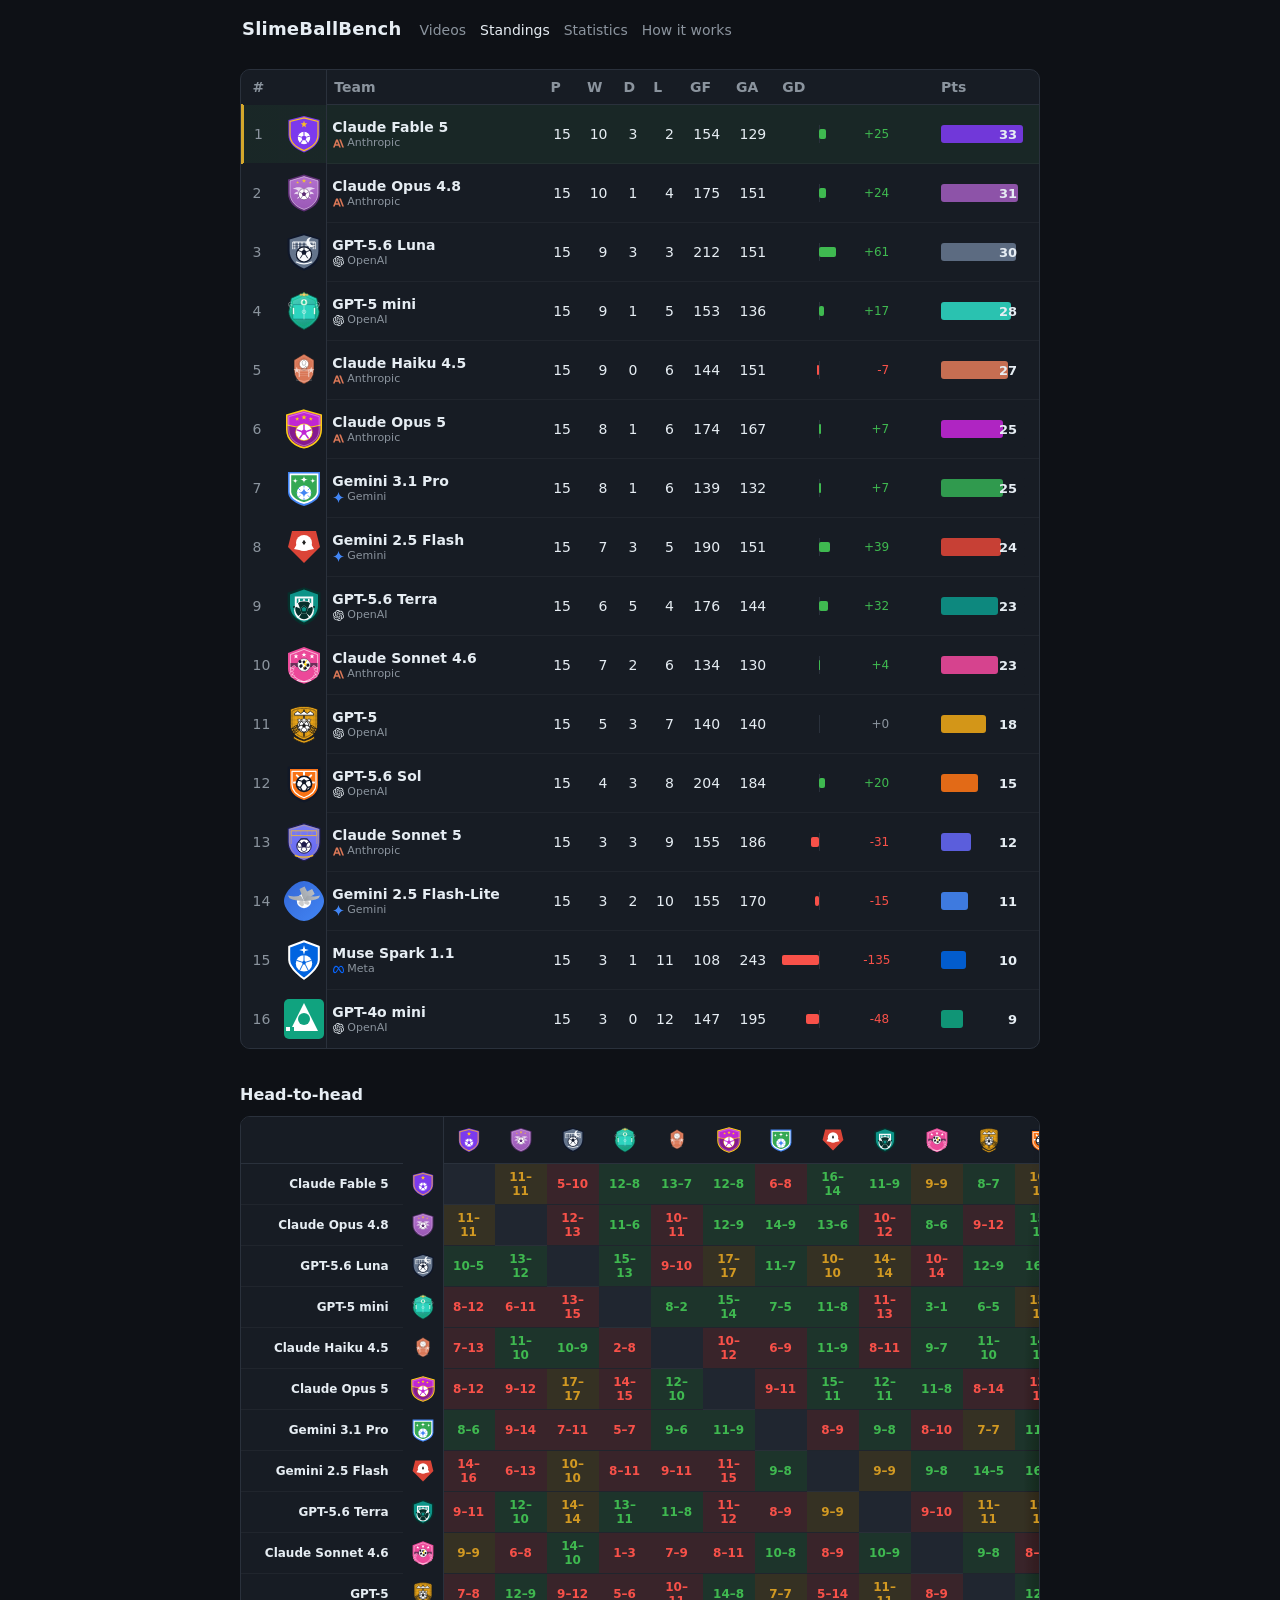
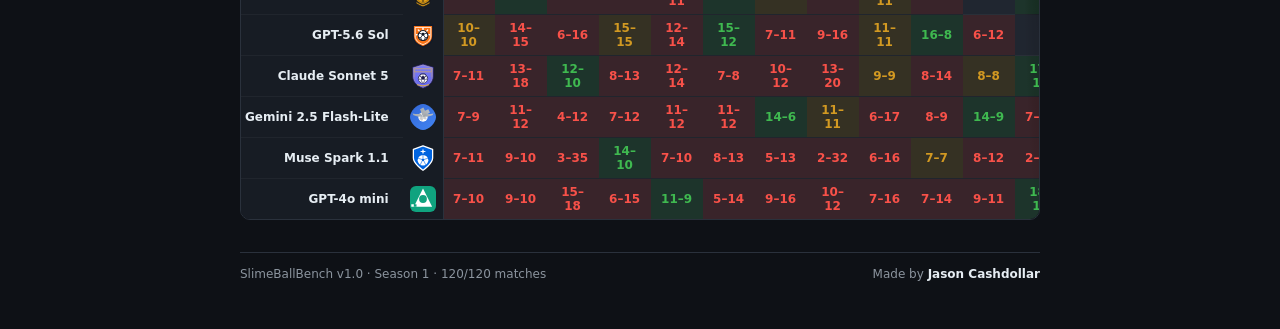
<file: standings.html>
<!DOCTYPE html>
<html lang="en">
<head>
<meta charset="UTF-8">
<meta name="viewport" content="width=device-width, initial-scale=1.0">
<script src="analytics.js"></script>
<title>SlimeBallBench · Standings</title>
<meta name="description" content="Models compete head-to-head to see who has the skills that actually matter.">
<link rel="canonical" href="https://slimeballbench.com/standings">
<meta property="og:type" content="website">
<meta property="og:site_name" content="SlimeBallBench">
<meta property="og:title" content="SlimeBallBench - The most important AI benchmark">
<meta property="og:description" content="Models compete head-to-head to see who has the skills that actually matter.">
<meta property="og:url" content="https://slimeballbench.com/standings">
<meta property="og:image" content="https://slimeballbench.com/og.gif">
<meta property="og:image:type" content="image/gif">
<meta property="og:image:width" content="1000">
<meta property="og:image:height" content="500">
<meta property="og:image:alt" content="A SlimeBallBench match — two AI models play slime soccer">
<meta property="og:image" content="https://slimeballbench.com/og.png">
<meta property="og:image:type" content="image/png">
<meta property="og:image:width" content="1200">
<meta property="og:image:height" content="630">
<meta property="og:video" content="https://slimeballbench.com/og.mp4">
<meta property="og:video:secure_url" content="https://slimeballbench.com/og.mp4">
<meta property="og:video:type" content="video/mp4">
<meta property="og:video:width" content="1200">
<meta property="og:video:height" content="600">
<meta name="twitter:card" content="summary_large_image">
<meta name="twitter:title" content="SlimeBallBench - The most important AI benchmark">
<meta name="twitter:description" content="Models compete head-to-head to see who has the skills that actually matter.">
<meta name="twitter:image" content="https://slimeballbench.com/og.gif">
<link rel="stylesheet" href="styles.css">
</head>
<body>
<div class="wrap">
  <header class="site">
    <a href="./" class="title">SlimeBallBench</a>
    <nav>
      <a href="./">Videos</a>
      <a href="standings" class="active">Standings</a>
      <a href="stats">Statistics</a>
      <a href="howitworks">How it works</a>
    </nav>
  </header>

  <div id="content"></div>

  <footer class="site">
    <span class="prov-foot" id="footProv"></span>
    <span class="foot-by">Made by <a href="https://jasoncashdollar.com" target="_blank" rel="noopener">Jason Cashdollar</a></span>
  </footer>
</div>

<script src="logos.js"></script>
<script src="favicon.js"></script>
<script>
// Quiet "provenance" line for the footer: version, season, coverage, freshness.
function provenanceText(season) {
  const total = season.matches.length;
  const played = season.matches.filter(m => m.played_at).length;
  // non-breaking spaces keep each segment (and its trailing "·") intact, so the
  // line only wraps between segments — e.g. "Updated Jul 2, 2026" never splits
  const segs = ["SlimeBallBench v1.0", "Season 1", `${played}/${total} matches`];
  return segs.map(s => s.replace(/ /g, "\u00A0")).join("\u00A0\u00B7 ");
}

async function load() {
  let season;
  try {
    season = await (await fetch("season.json")).json();
  } catch (e) {
    document.getElementById("content").innerHTML =
      `<div class="notice">Couldn't load <code>season.json</code>.
       ${location.protocol === "file:"
         ? "This page is open as a <code>file://</code>, so browsers block loading data that way. "
         : ""}
       Serve this folder over HTTP and open it through the server:<br><br>
       <code>python3 serve.py</code><br>
       then visit <code>http://localhost:8000/standings</code>.</div>`;
    return;
  }

  // Scales for the inline bars: points relative to the leader, GD relative to
  // the largest swing in either direction (so the diverging bars share one scale).
  const maxPts = Math.max(1, ...season.standings.map(r => r.points));
  const maxGd = Math.max(1, ...season.standings.map(r => Math.abs(r.gd)));

  const gdBar = gd => {
    const w = Math.abs(gd) / maxGd * 50; // up to half the track each side
    const side = gd > 0 ? "pos" : gd < 0 ? "neg" : "";
    const label = (gd >= 0 ? "+" + gd : gd);
    return `<div class="divwrap">
        <div class="dtrack"><div class="axis"></div>
          ${gd ? `<div class="dbar ${side}" style="width:${w}%"></div>` : ""}</div>
        <span class="dval ${side}">${label}</span></div>`;
  };

  // ---- Head-to-head matrix: rows/cols = teams in rank order, each cell shows
  // the pairing from the ROW team's perspective (row goals first). Single
  // round-robin, so one match per pair mirrored into both off-diagonal cells. ----
  const order = season.standings; // already rank-ordered
  const matchBetween = {};
  for (const m of season.matches) {
    if (!m.played_at) continue;
    matchBetween[m.home + "|" + m.away] = m;
    matchBetween[m.away + "|" + m.home] = m;
  }
  const h2hCell = (rowId, colId) => {
    if (rowId === colId) return `<td class="h2h-diag"></td>`;
    const m = matchBetween[rowId + "|" + colId];
    if (!m) return `<td class="h2h-empty">—</td>`;
    const rowIsHome = m.home === rowId;
    const myG = rowIsHome ? m.score[0] : m.score[1];
    const opG = rowIsHome ? m.score[1] : m.score[0];
    const res = myG > opG ? "W" : myG < opG ? "L" : "D";
    return `<td class="h2h ${res}"><a href="replay?log=${encodeURIComponent(m.log)}">${myG}–${opG}</a></td>`;
  };
  const h2hHead = order.map(c =>
    `<th class="h2h-col" title="${c.name}">${crestMark(c.id, 26, c.color)}</th>`
  ).join("");
  const h2hRows = order.map(r => `
    <tr>
      <th class="h2h-nc">${r.name}</th>
      <td class="h2h-cc">${crestMark(r.id, 26, r.color)}</td>
      ${order.map(c => h2hCell(r.id, c.id)).join("")}
    </tr>`).join("");
  const h2h = `
    <h2 class="section-h">Head-to-head</h2>
    <div class="h2h-frame">
      <div class="h2h-scroll">
        <table class="h2h-table">
          <thead><tr><th class="h2h-nc"></th><th class="h2h-cc"></th>${h2hHead}</tr></thead>
          <tbody>${h2hRows}</tbody>
        </table>
      </div>
    </div>`;

  const rows = season.standings.map(r => `
    <tr class="clickable${r.rank === 1 ? ' leader' : ''}" onclick="location.href='model?id=${r.id}'">
      <td class="pos">${r.rank}</td>
      <td class="logo-cell">${crestMark(r.id, 40, r.color)}</td>
      <td class="team-cell team-stack">
        <span class="tstack">
          <span class="name">${r.name}</span>
          <span class="meta">${providerLogo(r.provider)}${r.provider}</span>
        </span>
      </td>
      <td>${r.played}</td><td>${r.w}</td><td>${r.d}</td><td>${r.l}</td>
      <td>${r.gf}</td><td>${r.ga}</td>
      <td class="barcell">${gdBar(r.gd)}</td>
      <td class="barcell"><div class="barwrap">
        <div class="bar" style="width:${r.points / maxPts * 100}%;background:${r.color}"></div>
        <span class="val">${r.points}</span></div></td>
    </tr>`).join("");

  document.getElementById("footProv").textContent = provenanceText(season);
  document.getElementById("content").innerHTML = `
    <div class="table-scroll standings-scroll first-block">
    <table>
      <thead><tr>
        <th>#</th><th></th><th class="lft">Team</th><th>P</th><th>W</th><th>D</th><th>L</th>
        <th>GF</th><th>GA</th><th class="lft">GD</th><th class="barcell lft">Pts</th>
      </tr></thead>
      <tbody>${rows}</tbody>
    </table>
    </div>
    ${h2h}`;
}
load();
</script>
</body>
</html>
</file>
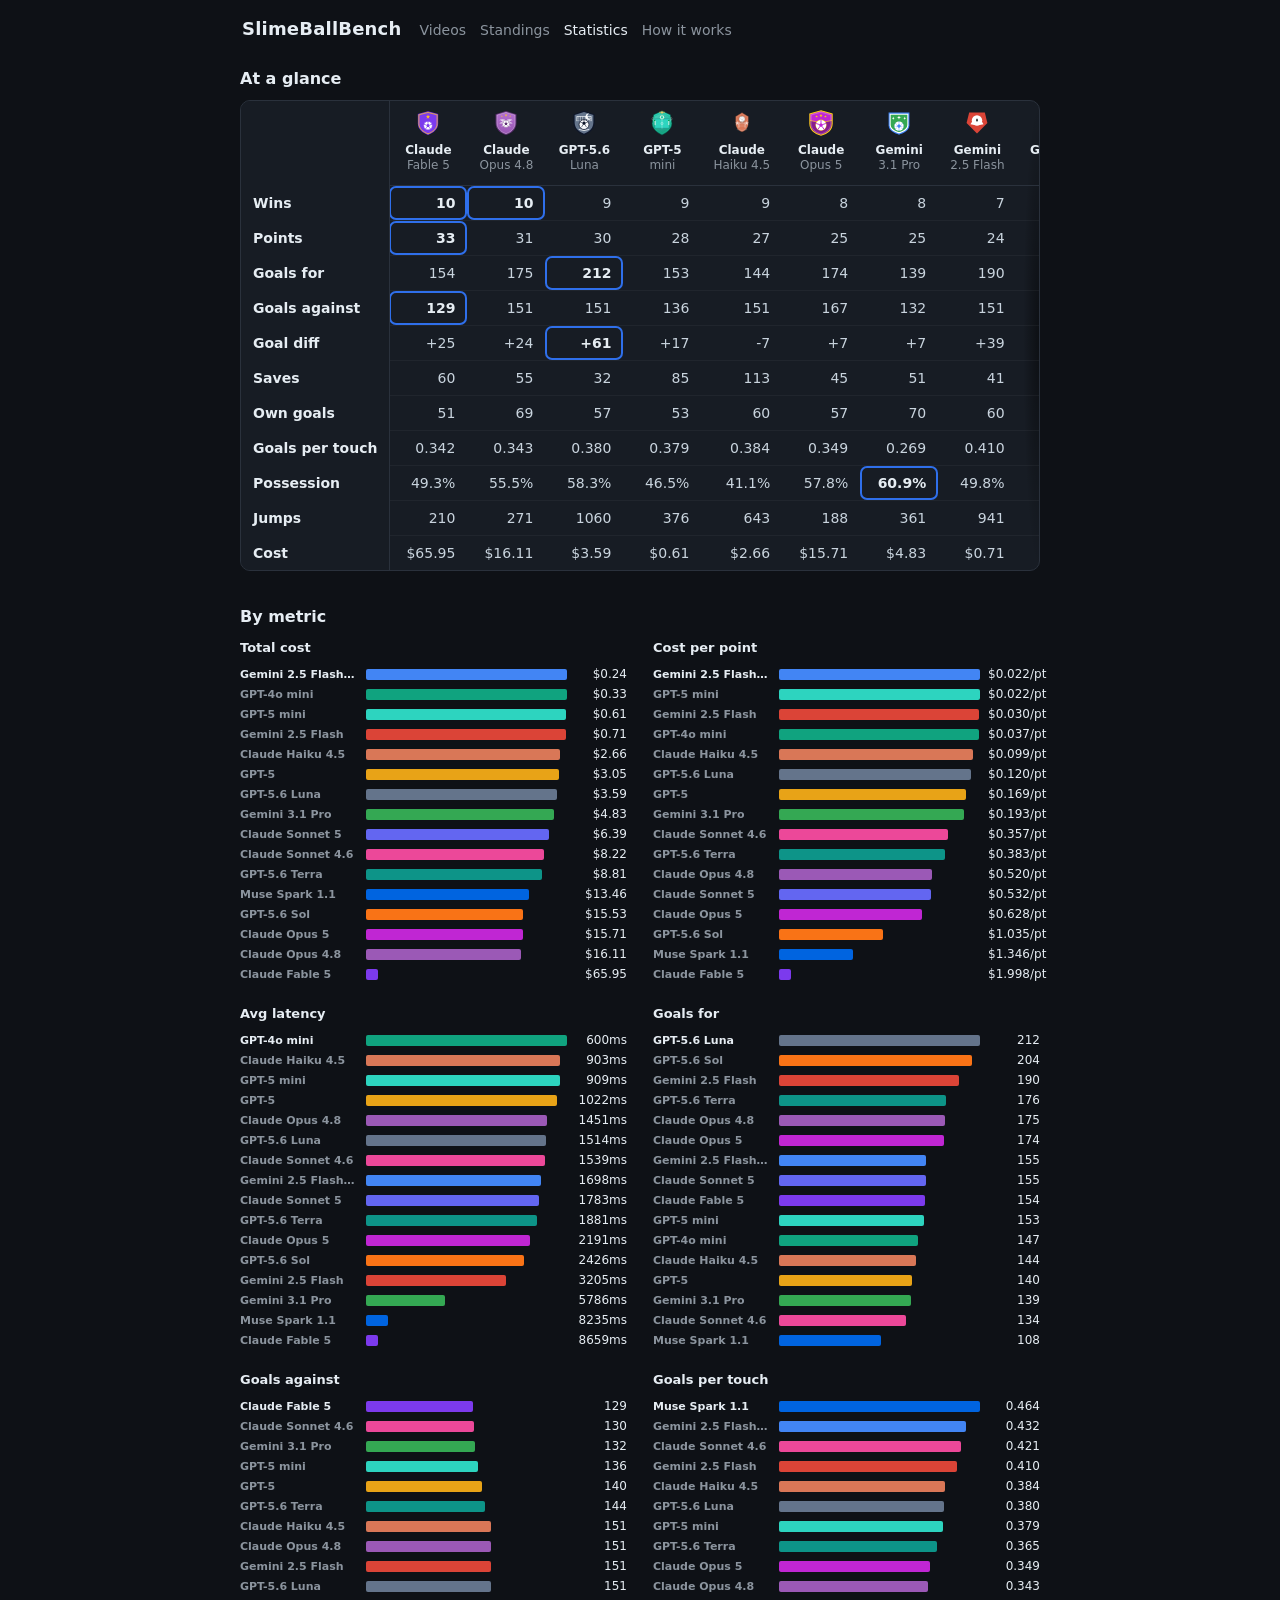
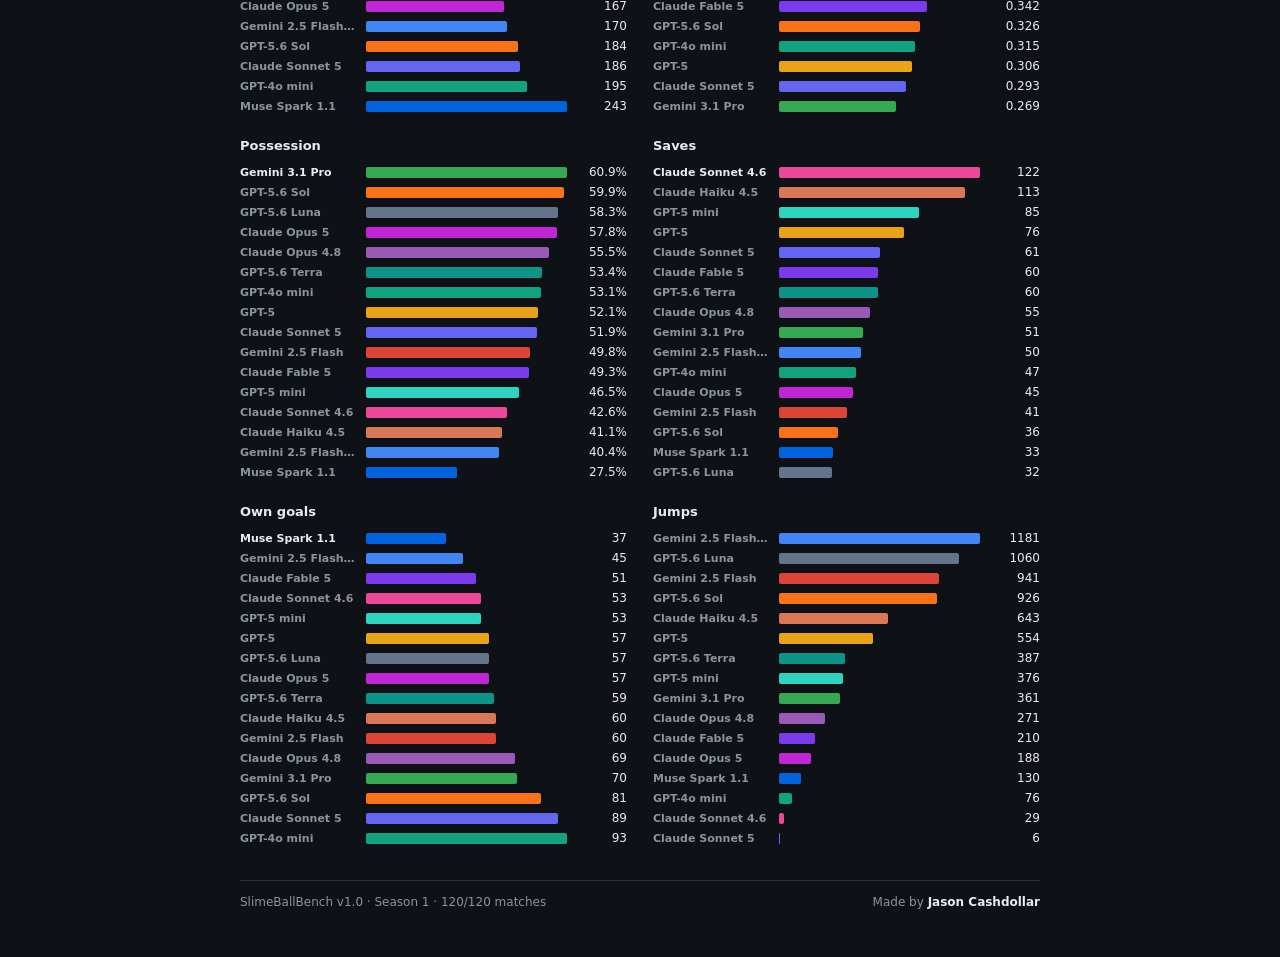
<file: stats.html>
<!DOCTYPE html>
<html lang="en">
<head>
<meta charset="UTF-8">
<meta name="viewport" content="width=device-width, initial-scale=1.0">
<script src="analytics.js"></script>
<title>SlimeBallBench · Statistics</title>
<meta name="description" content="Models compete head-to-head to see who has the skills that actually matter.">
<link rel="canonical" href="https://slimeballbench.com/stats">
<meta property="og:type" content="website">
<meta property="og:site_name" content="SlimeBallBench">
<meta property="og:title" content="SlimeBallBench - The most important AI benchmark">
<meta property="og:description" content="Models compete head-to-head to see who has the skills that actually matter.">
<meta property="og:url" content="https://slimeballbench.com/stats">
<meta property="og:image" content="https://slimeballbench.com/og.gif">
<meta property="og:image:type" content="image/gif">
<meta property="og:image:width" content="1000">
<meta property="og:image:height" content="500">
<meta property="og:image:alt" content="A SlimeBallBench match — two AI models play slime soccer">
<meta property="og:image" content="https://slimeballbench.com/og.png">
<meta property="og:image:type" content="image/png">
<meta property="og:image:width" content="1200">
<meta property="og:image:height" content="630">
<meta property="og:video" content="https://slimeballbench.com/og.mp4">
<meta property="og:video:secure_url" content="https://slimeballbench.com/og.mp4">
<meta property="og:video:type" content="video/mp4">
<meta property="og:video:width" content="1200">
<meta property="og:video:height" content="600">
<meta name="twitter:card" content="summary_large_image">
<meta name="twitter:title" content="SlimeBallBench - The most important AI benchmark">
<meta name="twitter:description" content="Models compete head-to-head to see who has the skills that actually matter.">
<meta name="twitter:image" content="https://slimeballbench.com/og.gif">
<link rel="stylesheet" href="styles.css">
</head>
<body>
<div class="wrap">
  <header class="site">
    <a href="./" class="title">SlimeBallBench</a>
    <nav>
      <a href="./">Videos</a>
      <a href="standings">Standings</a>
      <a href="stats" class="active">Statistics</a>
      <a href="howitworks">How it works</a>
    </nav>
  </header>

  <h2 class="section-h first">At a glance</h2>
  <div id="compare"></div>

  <h2 class="section-h">By metric</h2>
  <div id="charts"></div>

  <footer class="site">
    <span class="prov-foot" id="footProv"></span>
    <span class="foot-by">Made by <a href="https://jasoncashdollar.com" target="_blank" rel="noopener">Jason Cashdollar</a></span>
  </footer>
</div>

<script src="logos.js"></script>
<script src="favicon.js"></script>
<script>
// column definitions: [key, label, formatter]
const COLS = [
  ["name", "Team", null],
  ["games", "GP", v => v],
  ["goals_for", "GF", v => v],
  ["goals_against", "GA", v => v],
  ["goal_diff", "GD", v => (v >= 0 ? "+" + v : v)],
  ["ball_touches", "Touches", v => v],
  ["goals_per_touch", "G/Touch", v => v],
  ["saves", "Saves", v => v],
  ["own_goals", "OG", v => v],
  ["jumps", "Jumps", v => v],
  ["avg_possession_pct", "Poss%", v => v],
  ["avg_latency_ms", "Latency", v => v == null ? "—" : v + "ms"],
  ["total_cost_usd", "Cost", v => "$" + (v ?? 0).toFixed(4)],
];

let ROWS = [];
let sortKey = "goal_diff", sortDir = -1;

// Small multiples: each entry is one ranked bar-chart. `better` decides ordering
// (best on top). `baseline` decides bar length: "zero" draws width from a true
// zero baseline (honest for counts), "range" uses inverted min-max so a short bar
// reads as good (kept only for latency/cost, where zero baseline flattens things).
// `neutral` suppresses the "best" highlight for metrics that aren't a virtue.
const SMALL_MULTIPLES = [
  { key: "total_cost_usd",     label: "Total cost",      better: "low",  baseline: "range", fmt: v => "$" + (v ?? 0).toFixed(2) },
  { key: "cost_per_point",     label: "Cost per point",  better: "low",  baseline: "range", fmt: v => "$" + v.toFixed(3) + "/pt" },
  { key: "avg_latency_ms",     label: "Avg latency",     better: "low",  baseline: "range", fmt: v => v == null ? "—" : v + "ms" },
  { key: "goals_for",          label: "Goals for",       better: "high", baseline: "zero",  fmt: v => v },
  { key: "goals_against",      label: "Goals against",   better: "low",  baseline: "zero",  fmt: v => v },
  { key: "goals_per_touch",    label: "Goals per touch", better: "high", baseline: "zero",  fmt: v => v.toFixed(3) },
  { key: "avg_possession_pct", label: "Possession",      better: "high", baseline: "zero",  fmt: v => v + "%" },
  { key: "saves",              label: "Saves",           better: "high", baseline: "zero",  fmt: v => v },
  { key: "own_goals",          label: "Own goals",       better: "low",  baseline: "zero",  fmt: v => v },
  { key: "jumps",              label: "Jumps",           better: "high", baseline: "zero",  neutral: true, fmt: v => v },
];

function renderSmallMultiples() {
  const charts = SMALL_MULTIPLES.map(m => {
    const vals = ROWS.map(r => r[m.key]).filter(v => v != null);
    if (!vals.length) return "";
    const max = Math.max(...vals), min = Math.min(...vals);
    // best on top: descending for high-is-better, ascending for low-is-better
    const ranked = [...ROWS]
      .filter(r => r[m.key] != null)
      .sort((a, b) => m.better === "low" ? a[m.key] - b[m.key] : b[m.key] - a[m.key]);
    const rows = ranked.map((r, i) => {
      const v = r[m.key];
      let w;
      if (m.baseline === "zero") {
        w = max ? v / max * 100 : 0; // honest zero baseline
      } else {
        // inverted min-max: shortest value still draws the longest (best) bar
        const span = (max - min) || 1;
        const frac = m.better === "low" ? (max - v) / span : (v - min) / span;
        w = 6 + frac * 94; // keep a sliver visible even for the worst
      }
      const best = i === 0 && !m.neutral;
      return `<a class="smrow${best ? " best" : ""}" href="model?id=${r.id}">
          <span class="lab" title="${r.name}">${r.name}</span>
          <span class="track"><span class="b" style="width:${w}%;background:${r.color}"></span></span>
          <span class="num">${m.fmt(v)}</span>
        </a>`;
    }).join("");
    return `<div class="sm"><h3>${m.label}${m.hint ? `<span class="hint">${m.hint}</span>` : ""}</h3>${rows}</div>`;
  }).join("");
  document.getElementById("charts").innerHTML = `<div class="smgrid">${charts}</div>`;
}

// "At a glance" comparison grid: models are columns (rank order), metrics are
// rows. `better` decides which cell wins the row (and gets the outline).
const COMPARE = [
  { key: "wins",               label: "Wins",            better: "high", fmt: v => v },
  { key: "points",             label: "Points",          better: "high", fmt: v => v },
  { key: "goals_for",          label: "Goals for",       better: "high", fmt: v => v },
  { key: "goals_against",      label: "Goals against",   better: "low",  fmt: v => v },
  { key: "goal_diff",          label: "Goal diff",       better: "high", fmt: v => (v >= 0 ? "+" + v : v) },
  { key: "saves",              label: "Saves",           better: "high", fmt: v => v },
  { key: "own_goals",          label: "Own goals",       better: "low",  fmt: v => v },
  { key: "goals_per_touch",    label: "Goals per touch", better: "high", fmt: v => v.toFixed(3) },
  { key: "avg_possession_pct", label: "Possession",      better: "high", fmt: v => v + "%" },
  { key: "jumps",              label: "Jumps",           better: "high", fmt: v => v },
  { key: "total_cost_usd",     label: "Cost",            better: "low",  fmt: v => "$" + (v ?? 0).toFixed(2) },
];

// Break a model name onto two stacked lines: the first word on top, the rest
// below (e.g. "Claude" / "Opus 4.8"), so column headers read without rotation.
function twoLineName(name) {
  const i = name.indexOf(" ");
  const top = i === -1 ? name : name.slice(0, i);
  const rest = i === -1 ? "" : name.slice(i + 1);
  return `<span class="cl1">${top}</span>${rest ? `<span class="cl2">${rest}</span>` : ""}`;
}

function renderCompare(models) {
  const head = models.map(m =>
    `<th><a href="model?id=${m.id}">${crestMark(m.id, 26, m.color)}<span class="cname">${twoLineName(m.name)}</span></a></th>`
  ).join("");
  const body = COMPARE.map(metric => {
    const vals = models.map(m => m[metric.key]).filter(v => v != null);
    const best = vals.length
      ? (metric.better === "low" ? Math.min(...vals) : Math.max(...vals))
      : null;
    const cells = models.map(m => {
      const v = m[metric.key];
      if (v == null) return `<td>—</td>`;
      const win = best != null && v === best ? " win" : "";
      return `<td class="${win.trim()}">${metric.fmt(v)}</td>`;
    }).join("");
    return `<tr>
      <td class="metric">${metric.label}${metric.hint ? `<span class="mhint">${metric.hint}</span>` : ""}</td>
      ${cells}
    </tr>`;
  }).join("");
  document.getElementById("compare").innerHTML =
    `<div class="table-scroll compare-scroll">
       <table class="compare-table">
         <thead><tr><th class="metric"></th>${head}</tr></thead>
         <tbody>${body}</tbody>
       </table>
     </div>`;
}

function render() {
  ROWS.sort((a, b) => {
    let x = a[sortKey], y = b[sortKey];
    if (sortKey === "name") return sortDir * String(x).localeCompare(String(y));
    x = x ?? -Infinity; y = y ?? -Infinity;
    return sortDir * (x - y);
  });
  const head = COLS.map(([k, label]) => {
    const arrow = sortKey === k ? (sortDir < 0 ? " ▾" : " ▴") : "";
    // the team column is split into a pinned logo cell + a scrolling name cell,
    // so the name (and its header) tucks behind the logo on horizontal scroll
    const th = `<th class="sortable" data-key="${k}">${label}${arrow}</th>`;
    return k === "name" ? `<th></th>${th}` : th;
  }).join("");
  const body = ROWS.map(r => `<tr class="clickable" onclick="location.href='model?id=${r.id}'">` +
    COLS.map(([k, , fmt]) => {
      if (k === "name") return `<td class="logo-cell">${crestMark(r.id, 40, r.color)}</td>
        <td class="team-cell team-stack">
          <span class="tstack">
            <span class="name">${r.name}</span>
            <span class="meta">${providerLogo(r.provider)}${r.provider}</span>
          </span></td>`;
      return `<td>${fmt ? fmt(r[k]) : r[k]}</td>`;
    }).join("") + "</tr>").join("");

  document.getElementById("content").innerHTML =
    `<div class="table-scroll"><table><thead><tr>${head}</tr></thead><tbody>${body}</tbody></table></div>`;

  document.querySelectorAll("th.sortable").forEach(th => th.addEventListener("click", () => {
    const k = th.dataset.key;
    if (k === sortKey) sortDir = -sortDir;
    else { sortKey = k; sortDir = k === "name" ? 1 : -1; }
    render();
  }));
}

async function load() {
  let season;
  try {
    season = await (await fetch("season.json")).json();
  } catch (e) {
    document.getElementById("compare").innerHTML =
      `<div class="notice">Couldn't load <code>season.json</code>. Serve over HTTP and try again.</div>`;
    return;
  }
  const byId = Object.fromEntries(season.models.map(m => [m.id, m]));
  const standById = Object.fromEntries(season.standings.map(r => [r.id, r]));
  ROWS = Object.entries(season.aggregate_stats).map(([id, s]) => {
    const st = standById[id] || {};
    const points = st.points ?? 0;
    // efficiency: $ spent per league point. 0 points → no meaningful ratio.
    const cost_per_point = points > 0 ? (s.total_cost_usd ?? 0) / points : null;
    return {
      id, name: byId[id].name, color: byId[id].color, abbrev: byId[id].abbrev,
      provider: byId[id].provider, points, wins: st.w ?? 0, cost_per_point, ...s,
    };
  });
  document.getElementById("footProv").textContent = provenanceText(season);
  // comparison grid: columns follow the standings' rank order (leader first)
  const byIdRow = Object.fromEntries(ROWS.map(r => [r.id, r]));
  renderCompare(season.standings.map(st => byIdRow[st.id]).filter(Boolean));
  renderSmallMultiples();
  // Full table removed for now — render()/COLS kept below, unused, for easy restore.
}

// Quiet "provenance" line for the footer: version, season, coverage, freshness.
function provenanceText(season) {
  const total = season.matches.length;
  const played = season.matches.filter(m => m.played_at).length;
  // non-breaking spaces keep each segment (and its trailing "·") intact, so the
  // line only wraps between segments — e.g. "Updated Jul 2, 2026" never splits
  const segs = ["SlimeBallBench v1.0", "Season 1", `${played}/${total} matches`];
  return segs.map(s => s.replace(/ /g, "\u00A0")).join("\u00A0\u00B7 ");
}
load();
</script>
</body>
</html>
</file>
<file: styles.css>
:root {
  --bg: #0e1116; --panel: #171c24; --line: #2a313c; --text: #e6edf3;
  --muted: #8b949e; --accent: #2f6feb;
}
* { box-sizing: border-box; }
body {
  margin: 0; background: var(--bg); color: var(--text);
  font-family: ui-sans-serif, system-ui, -apple-system, "Segoe UI", Roboto, sans-serif;
  padding: 0 16px 48px;
}
.wrap { max-width: 800px; margin: 0 auto; }
header.site {
  display: flex; align-items: baseline; gap: 18px; flex-wrap: wrap;
  padding: 18px 2px 10px; margin-bottom: 20px;
}
header.site .title { font-size: 18px; font-weight: 700; color: var(--text); text-decoration: none; letter-spacing: .2px; }
a.title:hover { color: #fff; }
header.site nav { display: flex; gap: 14px; }
header.site nav a { color: var(--muted); text-decoration: none; font-size: 14px; }
header.site nav a:hover, header.site nav a.active { color: var(--text); }
h1 { font-size: 22px; margin: 8px 2px 4px; }
.sub { color: var(--muted); font-size: 13px; margin: 0 2px 18px; }
a { color: #58a6ff; }
footer.site { margin-top: 32px; padding-top: 14px; border-top: 1px solid var(--line);
  color: var(--muted); font-size: 12px;
  display: flex; flex-wrap: wrap; align-items: baseline; gap: 4px 14px; }
footer.site a { color: var(--text); font-weight: 600; text-decoration: none; }
footer.site a:hover { text-decoration: underline; }
.prov-foot { font-variant-numeric: tabular-nums; min-width: 0; }
/* credit sits at the right; wraps to its own line when the row runs out of room */
.foot-by { margin-left: auto; white-space: nowrap; }

table { width: 100%; border-collapse: collapse; background: var(--panel);
  border: 1px solid var(--line); border-radius: 10px; overflow: hidden; }
th, td { padding: 9px 12px; text-align: right; font-variant-numeric: tabular-nums; font-size: 14px; }
th:first-child, td:first-child, .team-cell { text-align: left; }
thead th { color: var(--muted); font-weight: 600; border-bottom: 1px solid var(--line);
  cursor: default; user-select: none; text-align: left; }
thead th.sortable { cursor: pointer; white-space: nowrap; }
thead th.sortable:hover { color: var(--text); }
tbody tr { border-top: 1px solid rgba(255,255,255,0.04); }
tbody tr.clickable { cursor: pointer; }
tbody tr:hover { background: rgba(255,255,255,0.05); }
/* the head-to-head matrix keeps its per-cell hover instead of a full-row fill */
.h2h-table tbody tr:hover { background: transparent; }
tbody tr.leader td { background: rgba(63,185,80,0.07); }
tbody tr.leader td:first-child { border-left: 3px solid #d4a72c; }
.swatch { display: inline-block; width: 12px; height: 12px; border-radius: 3px; margin-right: 8px; vertical-align: middle; }
/* model-designed crest, used wherever a colour swatch would otherwise sit */
.crest { display: inline-block; vertical-align: middle; border-radius: 5px; }
.team-cell .crest { margin-right: 8px; }
/* logo split out into its own cell so it can pin while the name scrolls behind
   it on narrow screens; the crest sits alone, left-aligned, snug to the name */
.logo-cell { text-align: left; padding-right: 4px; width: 1%; white-space: nowrap; }
.logo-cell .crest { display: block; margin: 0; }
h1 .crest { margin-right: 11px; vertical-align: -5px; border-radius: 7px; }
.h2h-col .crest { display: block; margin: 0 auto 4px; }
.h2h-rowh .crest { margin-right: 7px; }
.compare-table thead th .crest { display: block; margin: 0 auto 7px; }
/* team cell: crest centred beside a two-line name / provider stack (used in the
   standings and the statistics full table). The flex lives on an inner wrapper,
   NOT the <td> — a display:flex table cell loses position:sticky, which broke
   the frozen column on horizontal scroll. */
.team-stack { min-width: 200px; }
.team-stack .tstack-row { display: flex; align-items: center; gap: 11px; }
.team-stack .crest { margin-right: 0; flex: none; }
.team-stack .tstack { display: flex; flex-direction: column; line-height: 1.3; }
.team-stack .name { font-weight: 600; white-space: nowrap; }
/* provider brand mark sits small, to the LEFT of the company name */
.team-stack .meta { display: inline-flex; align-items: center; white-space: nowrap;
  font-size: 11px; color: var(--muted); }
.team-stack .meta .plogo { margin: 0 4px 0 0; }
.team-stack .meta .plogo svg { width: 11px; height: 11px; }
/* left-justify the Team / GD / Pts columns so labels hug their content */
.standings-scroll th.lft { text-align: left; }
.standings-scroll .divwrap { margin: 0; grid-template-columns: 74px 26px; } /* GD bar hugs the left */
.standings-scroll td.barcell .barwrap { margin: 0; min-width: 0; width: 82px; }
.team-cell .name { font-weight: 600; }
/* model names in tables read as plain text, not blue underlined links */
.team-cell a { color: var(--text); font-weight: 600; text-decoration: none; }
.team-cell a:hover { text-decoration: underline; }
.team-cell .meta { color: var(--muted); font-size: 11px; }
/* brand mark of the lab behind a model */
.plogo { display: inline-flex; vertical-align: middle; }
.plogo svg { width: 13px; height: 13px; display: block; }
.team-cell .name + .plogo { margin-left: 6px; }
.team-cell .meta .plogo { margin: 0 3px 0 1px; }
.plogo svg { width: 12px; height: 12px; }
.pts { font-weight: 700; }
.pos { color: var(--muted); }

.cards { display: grid; grid-template-columns: repeat(auto-fit, minmax(150px, 1fr)); gap: 10px; margin: 14px 0 22px; }
.card { background: var(--panel); border: 1px solid var(--line); border-radius: 10px; padding: 12px 14px; }
.card .k { color: var(--muted); font-size: 12px; }
.card .v { font-size: 20px; font-weight: 700; font-variant-numeric: tabular-nums; margin-top: 2px; }
/* per-stat mini-viz: a bar centred on the league average, filling green above
   / red below, with the signed % beneath it */
.card .avgbar { margin-top: 11px; }
.card .avgbar .lab { display: block; text-align: center; font-size: 10px; letter-spacing: .04em;
  color: var(--muted); margin-bottom: 3px; }
.card .avgbar .track { position: relative; height: 7px; border-radius: 4px;
  background: rgba(255,255,255,0.06); }
.card .avgbar .axis { position: absolute; left: 50%; top: -2px; bottom: -2px; width: 1px;
  background: rgba(255,255,255,0.4); }
.card .avgbar .fill { position: absolute; top: 0; bottom: 0; min-width: 3px; }
.card .avgbar .fill.pos { left: 50%; background: #3fb950; border-radius: 0 4px 4px 0; }
.card .avgbar .fill.neg { right: 50%; background: #f85149; border-radius: 4px 0 0 4px; }
.card .pct { font-size: 12px; font-weight: 700; margin-top: 6px; font-variant-numeric: tabular-nums; text-align: center; }
.card .pct.pos { color: #3fb950; }
.card .pct.neg { color: #f85149; }

.result { font-weight: 700; display: inline-block; width: 18px; text-align: center; border-radius: 4px; }
.result.W { color: #3fb950; } .result.L { color: #f85149; } .result.D { color: #d29922; }

/* team detail header: big crest spanning the name + provider/detail lines */
.team-head { display: flex; align-items: center; gap: 8px; margin: 8px 2px 20px; }
.team-head .crest { width: 52px; height: 52px; border-radius: 9px; flex: none; }
.team-head h1 { margin: 0; }
.team-head .sub { margin: 4px 0 0; }
.team-head .sub .plogo svg { width: 12px; height: 12px; }

/* schedule table: every column left-aligned, whole row links to the replay */
.schedule-table td, .schedule-table th { text-align: left; }

/* --- inline data bars in the standings table (Tufte: the table IS the chart) --- */
/* Points: a team-coloured bar scaled to the leader, value sitting on top. */
td.barcell { padding: 6px 12px; }
.barwrap { position: relative; height: 22px; min-width: 90px; }
.barwrap .bar { position: absolute; left: 0; top: 2px; bottom: 2px; border-radius: 3px; opacity: .9; }
.barwrap .val { position: absolute; right: 6px; top: 50%; transform: translateY(-50%);
  font-weight: 700; font-variant-numeric: tabular-nums; font-size: 13px; mix-blend-mode: normal; }
/* Goal difference: a diverging bar centred on zero (right = positive, left = negative),
   with the value in its own gutter so it's always legible. */
.divwrap { display: grid; grid-template-columns: 96px 28px; align-items: center;
  gap: 7px; width: 131px; margin-left: auto; }
.divwrap .dtrack { position: relative; height: 18px; }
.divwrap .axis { position: absolute; left: 50%; top: 0; bottom: 0; width: 1px; background: var(--line); }
.divwrap .dbar { position: absolute; top: 4px; bottom: 4px; border-radius: 2px; }
.divwrap .dbar.pos { left: 50%; background: #3fb950; }
.divwrap .dbar.neg { right: 50%; background: #f85149; }
.divwrap .dval { font-size: 12px; font-variant-numeric: tabular-nums; text-align: right; color: var(--muted); }
.divwrap .dval.pos { color: #3fb950; } .divwrap .dval.neg { color: #f85149; }
/* Form: last-N results as tiny direct-labelled cells, newest on the right. */
.form { display: inline-flex; gap: 2px; }
.form i { width: 14px; height: 16px; border-radius: 2px; font-style: normal; font-size: 10px;
  font-weight: 700; line-height: 16px; text-align: center; color: #0e1116; }
.form i.W { background: #3fb950; } .form i.D { background: #d29922; } .form i.L { background: #f85149; }

/* --- small-multiple ranked bar charts on the statistics page --- */
.smgrid { display: grid; grid-template-columns: repeat(auto-fit, minmax(320px, 1fr));
  gap: 22px 26px; margin: 14px 0 10px; }
.sm h3 { font-size: 13px; font-weight: 600; margin: 0 0 9px; color: var(--text); }
.sm h3 .hint { color: var(--muted); font-weight: 400; font-size: 11px; margin-left: 6px; }
.smrow { display: grid; grid-template-columns: 118px 1fr 52px; align-items: center;
  gap: 8px; height: 20px; border-radius: 5px; }
a.smrow { text-decoration: none; color: inherit; cursor: pointer; }
a.smrow:hover { background: rgba(255,255,255,0.05); }
a.smrow:hover .lab { color: var(--text); }
.smrow .lab { font-size: 11px; color: var(--muted); text-align: left; font-weight: 600;
  white-space: nowrap; overflow: hidden; text-overflow: ellipsis; }
.smrow .track { position: relative; height: 11px; }
.smrow .track .b { position: absolute; left: 0; top: 0; bottom: 0; border-radius: 2px; min-width: 1px; }
.smrow .num { font-size: 12px; font-variant-numeric: tabular-nums; text-align: right; color: var(--text); }
.smrow.best .lab { color: var(--text); }
.notice { color: var(--muted); background: var(--panel); border: 1px dashed var(--line);
  border-radius: 10px; padding: 16px; margin-top: 16px; font-size: 14px; }
code { background: #21262d; padding: 1px 5px; border-radius: 4px; }
.hidden { display: none; }

/* "Watch a match" homepage section */
#watchSection { margin: 4px 0 8px; }
.matchpick { display: flex; align-items: center; gap: 12px; margin: 14px 0 12px; flex-wrap: wrap; }
.matchpick .vs { color: var(--muted); font-size: 13px; font-weight: 600; }
.teamsel {
  flex: 1; min-width: 0; background: var(--panel); color: var(--text);
  border: 1px solid var(--line); border-radius: 8px; padding: 9px 12px; font-size: 14px;
  font-weight: 600; cursor: pointer; appearance: none;
  background-image: url("data:image/svg+xml,%3Csvg xmlns='http://www.w3.org/2000/svg' width='12' height='12' viewBox='0 0 24 24' fill='none' stroke='%238b949e' stroke-width='3'%3E%3Cpath d='M6 9l6 6 6-6'/%3E%3C/svg%3E");
  background-repeat: no-repeat; background-position: right 12px center; padding-right: 32px;
}
.teamsel:hover { border-color: #3a424e; }
.teamsel:focus { outline: none; border-color: var(--accent); }
.stage-frame { width: 100%; border: 0; display: block; min-height: 640px; overflow: hidden; }

/* "How it works" prose page */
.prose { max-width: none; }
.prose .lead { font-size: 16px; color: var(--text); line-height: 1.6; margin: 6px 2px 20px; }
.prose h2 { font-size: 16px; margin: 30px 2px 8px; }
.prose p { font-size: 16px; line-height: 1.65; color: #c9d4de; margin: 0 2px 24px; }
.prose li { font-size: 16px; line-height: 1.65; color: #c9d4de; margin: 6px 0; }
.prose ul { margin: 0 0 24px; padding-left: 22px; }
.prose .key { color: var(--text); font-weight: 600; }

/* collapsible sections */
.prose details.hiw { border-top: 1px solid var(--line); }
.prose details.hiw:last-of-type { border-bottom: 1px solid var(--line); }
.prose .hiw > summary { list-style: none; cursor: pointer; display: flex; align-items: center;
  justify-content: space-between; gap: 12px; padding: 16px 2px; font-size: 16px; font-weight: 600;
  color: var(--text); }
.prose .hiw > summary::-webkit-details-marker { display: none; }
.prose .hiw > summary::after { content: ""; flex: none; width: 8px; height: 8px; margin-right: 4px;
  border-right: 2px solid var(--muted); border-bottom: 2px solid var(--muted);
  transform: translateY(-2px) rotate(-45deg); transition: transform .15s; }
.prose .hiw[open] > summary::after { transform: translateY(-2px) rotate(45deg); }
.prose .hiw > summary:hover { color: #fff; }
.prose .hiw-body { padding: 2px 2px 14px; }
.prose .hiw-body > *:first-child { margin-top: 0; }
.prose h3 { font-size: 14px; margin: 24px 2px 8px; color: var(--text); }
.prose .key { color: var(--text); font-weight: 600; }
pre.code { background: var(--panel); border: 1px solid var(--line); border-radius: 10px;
  padding: 14px 16px; font-size: 12.5px; line-height: 1.55; color: #c9d4de;
  font-family: ui-monospace, SFMono-Regular, Menlo, monospace; margin: 12px 0;
  /* wrap to the window width instead of scrolling sideways on narrow screens */
  white-space: pre-wrap; overflow-wrap: anywhere; }
.field-spec { display: grid; grid-template-columns: repeat(auto-fit, minmax(160px, 1fr));
  gap: 10px; margin: 14px 0; }
.field-spec .card .k { color: var(--muted); font-size: 12px; }
.field-spec .card .v { font-size: 16px; font-weight: 700; margin-top: 2px; }

/* per-value muted suffix inside a card (e.g. "$1.41  $0.18/match") */
.card .v .v-sub { display: block; font-size: 12px; font-weight: 400; color: var(--muted); margin-top: 2px; }

/* quiet provenance / freshness strip */
.provenance { color: var(--muted); font-size: 12px; margin: 0 2px 18px;
  font-variant-numeric: tabular-nums; }

/* --- consistent section rhythm: one heading style, one gap between blocks --- */
.section-h { font-size: 16px; font-weight: 600; margin: 36px 0 12px; }
/* the first section on a page shouldn't push down from the header */
.section-h.first { margin-top: 8px; }
/* a table that leads a page (no heading above it) keeps the same top breathing room */
.first-block { margin-top: 8px; }

/* --- Head-to-head results matrix --- */
/* The frame owns the border + radius and clips the scroller inside it. Its
   overflow:hidden is what rounds the corners over the sticky crest column —
   a border-radius on the scroll container alone doesn't clip sticky cells in
   Safari (they escape the rounding and square off the corners on scroll). */
.h2h-frame { margin: 4px 0 2px;
  border: 1px solid var(--line); border-radius: 10px; overflow: hidden; }
.h2h-scroll { --scroll-bg: var(--panel);
  overflow-x: auto; overflow-y: hidden; }
.h2h-table { min-width: 520px; }
.h2h-table th, .h2h-table td { padding: 6px 7px; text-align: center; font-size: 12px;
  font-variant-numeric: tabular-nums; }
.h2h-table thead th { border-bottom: 1px solid var(--line); vertical-align: bottom; }
/* column headers: just the team crest, upright and centred; a bit wider */
.h2h-table thead th.h2h-col { padding: 10px 0; min-width: 52px; }
.h2h-col .crest { width: 26px; height: 26px; border-radius: 6px; display: block; margin: 0 auto; }
.h2h-table td.h2h, .h2h-table td.h2h-diag, .h2h-table td.h2h-empty { min-width: 52px; }
/* pinned crest column (stays) + scrolling name column (tucks behind it on scroll) */
.h2h-cc { text-align: center; padding: 6px 3px 6px 6px; }
.h2h-cc .crest { width: 26px; height: 26px; border-radius: 6px; display: inline-block; vertical-align: middle; }
/* th.h2h-nc to outrank the `.h2h-table th { text-align:center }` above, which
   would otherwise centre the model names in the left label column */
.h2h-table th.h2h-nc { text-align: right; white-space: nowrap; color: var(--text);
  font-weight: 600; min-width: 150px; padding: 6px 14px 6px 4px; }
/* the whole score cell is the click target: the link fills the padding box */
.h2h-table td.h2h { padding: 0; position: relative; }
.h2h-table td.h2h a { display: block; padding: 6px 7px; text-decoration: none; font-weight: 600; }
.h2h-table td.h2h.W { background: rgba(63,185,80,0.15); } .h2h-table td.h2h.W a { color: #3fb950; }
.h2h-table td.h2h.L { background: rgba(248,81,73,0.15); } .h2h-table td.h2h.L a { color: #f85149; }
.h2h-table td.h2h.D { background: rgba(210,153,34,0.16); } .h2h-table td.h2h.D a { color: #d29922; }
/* hover: outline the cell rather than underline the score */
.h2h-table td.h2h:hover { box-shadow: inset 0 0 0 2px rgba(236,236,236,0.55); border-radius: 5px; }
.h2h-table td.h2h-diag { background: rgba(42,49,60,0.5); }
.h2h-table td.h2h-empty { color: var(--muted); }

/* --- Horizontally-scrollable tables with a frozen first column ---
   The wrapper scrolls sideways on narrow screens; the leftmost column (the
   model/metric label) stays pinned so you never lose track of what a row is. */
.table-scroll { --scroll-bg: var(--panel);
  overflow-x: auto; overflow-y: hidden; -webkit-overflow-scrolling: touch;
  border: 1px solid var(--line); border-radius: 10px; }
/* the table must NOT be its own scroll container, or sticky cells would pin to
   it instead of the wrapper — reset the base rule's overflow:hidden. it's also
   transparent so the wrapper's edge scroll-shadows show through the cells. */
.table-scroll > table { border: 0; border-radius: 0; overflow: visible; background: transparent; }

/* --- Edge scroll-shadows: hint that a table has more columns off-screen. ---
   Two opaque "cover" layers (scroll WITH the content) sit over two fixed inner
   shadows; at each end the cover hides its shadow, and as you scroll the cover
   slides away to reveal it. So a shadow appears only on the side you can still
   scroll toward. Also hides the scrollbars themselves. */
.table-scroll, .h2h-scroll {
  background-color: var(--scroll-bg);
  background-image:
    linear-gradient(to right, var(--scroll-bg) 32%, transparent),
    linear-gradient(to left,  var(--scroll-bg) 32%, transparent),
    radial-gradient(farthest-side at 0 50%,   rgba(0,0,0,0.45), transparent),
    radial-gradient(farthest-side at 100% 50%, rgba(0,0,0,0.45), transparent);
  background-position: left, right, left, right;
  background-size: 42px 100%, 42px 100%, 16px 100%, 16px 100%;
  background-repeat: no-repeat;
  background-attachment: local, local, scroll, scroll;
  scrollbar-width: none; -ms-overflow-style: none;
}
.table-scroll::-webkit-scrollbar, .h2h-scroll::-webkit-scrollbar { display: none; }

/* pin the first column and give it an opaque background so scrolled cells
   pass cleanly behind it, plus a hairline divider on its right edge */
.table-scroll th:first-child,
.table-scroll td:first-child {
  position: sticky; left: 0; z-index: 1; background: var(--panel);
}
.table-scroll thead th:first-child { z-index: 3; }
.table-scroll tbody td:first-child { z-index: 2; }
.table-scroll th:first-child::after,
.table-scroll td:first-child::after {
  content: ""; position: absolute; top: 0; right: -1px; bottom: -1px; width: 1px;
  background: var(--line); pointer-events: none;
}
/* opaque backing that spills 1px past the row seams, so scrolling coloured cells
   (e.g. the blue "win" outlines) can't bleed through the pinned column's border */
.table-scroll th:first-child::before,
.table-scroll td:first-child::before,
.standings-scroll th:nth-child(2)::before,
.standings-scroll td:nth-child(2)::before,
.h2h-scroll .h2h-cc::before {
  content: ""; position: absolute; left: 0; right: 0; top: -1px; bottom: -1px;
  background: var(--scroll-bg, var(--panel)); z-index: -1; pointer-events: none;
}
/* keep the pinned cell's backing in sync with row states — the ::before layer
   is what shows, so hover/leader tints go there (not the cell background) */
.table-scroll tbody tr:hover td:first-child::before {
  background: linear-gradient(rgba(255,255,255,0.05),rgba(255,255,255,0.05)), var(--scroll-bg, var(--panel)); }
.table-scroll tbody tr.leader td:first-child::before {
  background: linear-gradient(rgba(63,185,80,0.07),rgba(63,185,80,0.07)), var(--scroll-bg, var(--panel)); }

/* Standings: the useful label is the team, so pin the rank + team pair. */
/* trimmed widths + padding so the full table fits ~800px without scrolling */
.standings-scroll th, .standings-scroll td { padding-left: 8px; padding-right: 8px; }
.standings-scroll th:nth-child(1), .standings-scroll td:nth-child(1) {
  width: 28px; min-width: 28px; padding-left: 10px; }
.standings-scroll th:nth-child(2), .standings-scroll td:nth-child(2) {
  position: sticky; left: 28px; z-index: 1; background: var(--panel); }
.standings-scroll .logo-cell { padding-left: 6px; padding-right: 2px; }
.standings-scroll .team-cell { padding-left: 6px; }
.standings-scroll thead th:nth-child(2) { z-index: 3; }
.standings-scroll tbody td:nth-child(2) { z-index: 2; }
/* move the divider + row-state tint onto the team cell (the last pinned one) */
.standings-scroll th:first-child::after,
.standings-scroll td:first-child::after { display: none; }
.standings-scroll th:nth-child(2)::after,
.standings-scroll td:nth-child(2)::after {
  content: ""; position: absolute; top: 0; right: -1px; bottom: -1px; width: 1px;
  background: var(--line); pointer-events: none; }
.standings-scroll tbody tr:hover td:nth-child(1)::before,
.standings-scroll tbody tr:hover td:nth-child(2)::before {
  background: linear-gradient(rgba(255,255,255,0.05),rgba(255,255,255,0.05)), var(--scroll-bg, var(--panel)); }
.standings-scroll tbody tr.leader td:nth-child(1)::before,
.standings-scroll tbody tr.leader td:nth-child(2)::before {
  background: linear-gradient(rgba(63,185,80,0.07),rgba(63,185,80,0.07)), var(--scroll-bg, var(--panel)); }

/* pin ONLY the crest column in the head-to-head matrix; the name column scrolls
   away behind it, so on narrow screens the row keeps just its logo pinned */
/* drop the base table's own border/radius (the frame owns them now) so the h2h
   edge matches the other scrollable tables instead of double-bordering */
.h2h-scroll > table { border: 0; border-radius: 0; overflow: visible; background: transparent; }
.h2h-scroll .h2h-cc { position: sticky; left: 0; z-index: 2; background: var(--panel); }
.h2h-scroll thead .h2h-cc { z-index: 3; }
/* crisp freeze line on the crest column's right edge, matching the standings pin:
   with the opaque backing (::before) covering the seam, coloured score cells scroll
   cleanly behind the crest instead of bleeding out against it */
.h2h-scroll .h2h-cc::after {
  content: ""; position: absolute; top: 0; right: -1px; bottom: -1px; width: 1px;
  background: var(--line); pointer-events: none; }

/* --- Model comparison grid (models across the top, one metric per row) ---
   Mirrors the layout other benchmark leaderboards use; the leader in each row
   gets a bright outline so the winner reads at a glance. */
.compare-scroll table { min-width: 640px; }
.compare-table th, .compare-table td { text-align: center; white-space: nowrap; }
/* right-justify the metric values (the row label stays left-aligned below) */
.compare-table tbody td { text-align: right; }
.compare-table thead th { vertical-align: bottom; padding-bottom: 12px; }
.compare-table thead th a { color: var(--text); text-decoration: none; font-weight: 600; }
.compare-table thead th a:hover { text-decoration: underline; }
.compare-table thead th .swatch { margin: 0 auto 6px; display: block; }
/* upright, two-line column headers (first word over the rest) */
.compare-table thead th { min-width: 78px; }
/* reserve two lines so single-word names (e.g. GPT-5) keep every crest
   aligned along the top instead of dropping down a line */
.compare-table thead th .cname { display: block; font-size: 12px; line-height: 1.25;
  white-space: nowrap; min-height: 2.5em; }
.compare-table thead th .cname .cl1 { display: block; }
.compare-table thead th .cname .cl2 { display: block; color: var(--muted); font-weight: 400; }
.compare-table .metric { text-align: left; color: var(--text); font-weight: 600;
  white-space: nowrap; }
.compare-table .metric .mhint { display: block; color: var(--muted); font-weight: 400;
  font-size: 11px; }
.compare-table tbody td { font-variant-numeric: tabular-nums; color: #c9d4de; }
/* the per-row leader: bright outlined pill */
.compare-table td.win {
  color: var(--text); font-weight: 700;
  box-shadow: inset 0 0 0 2px var(--accent); border-radius: 7px; }
</file>
